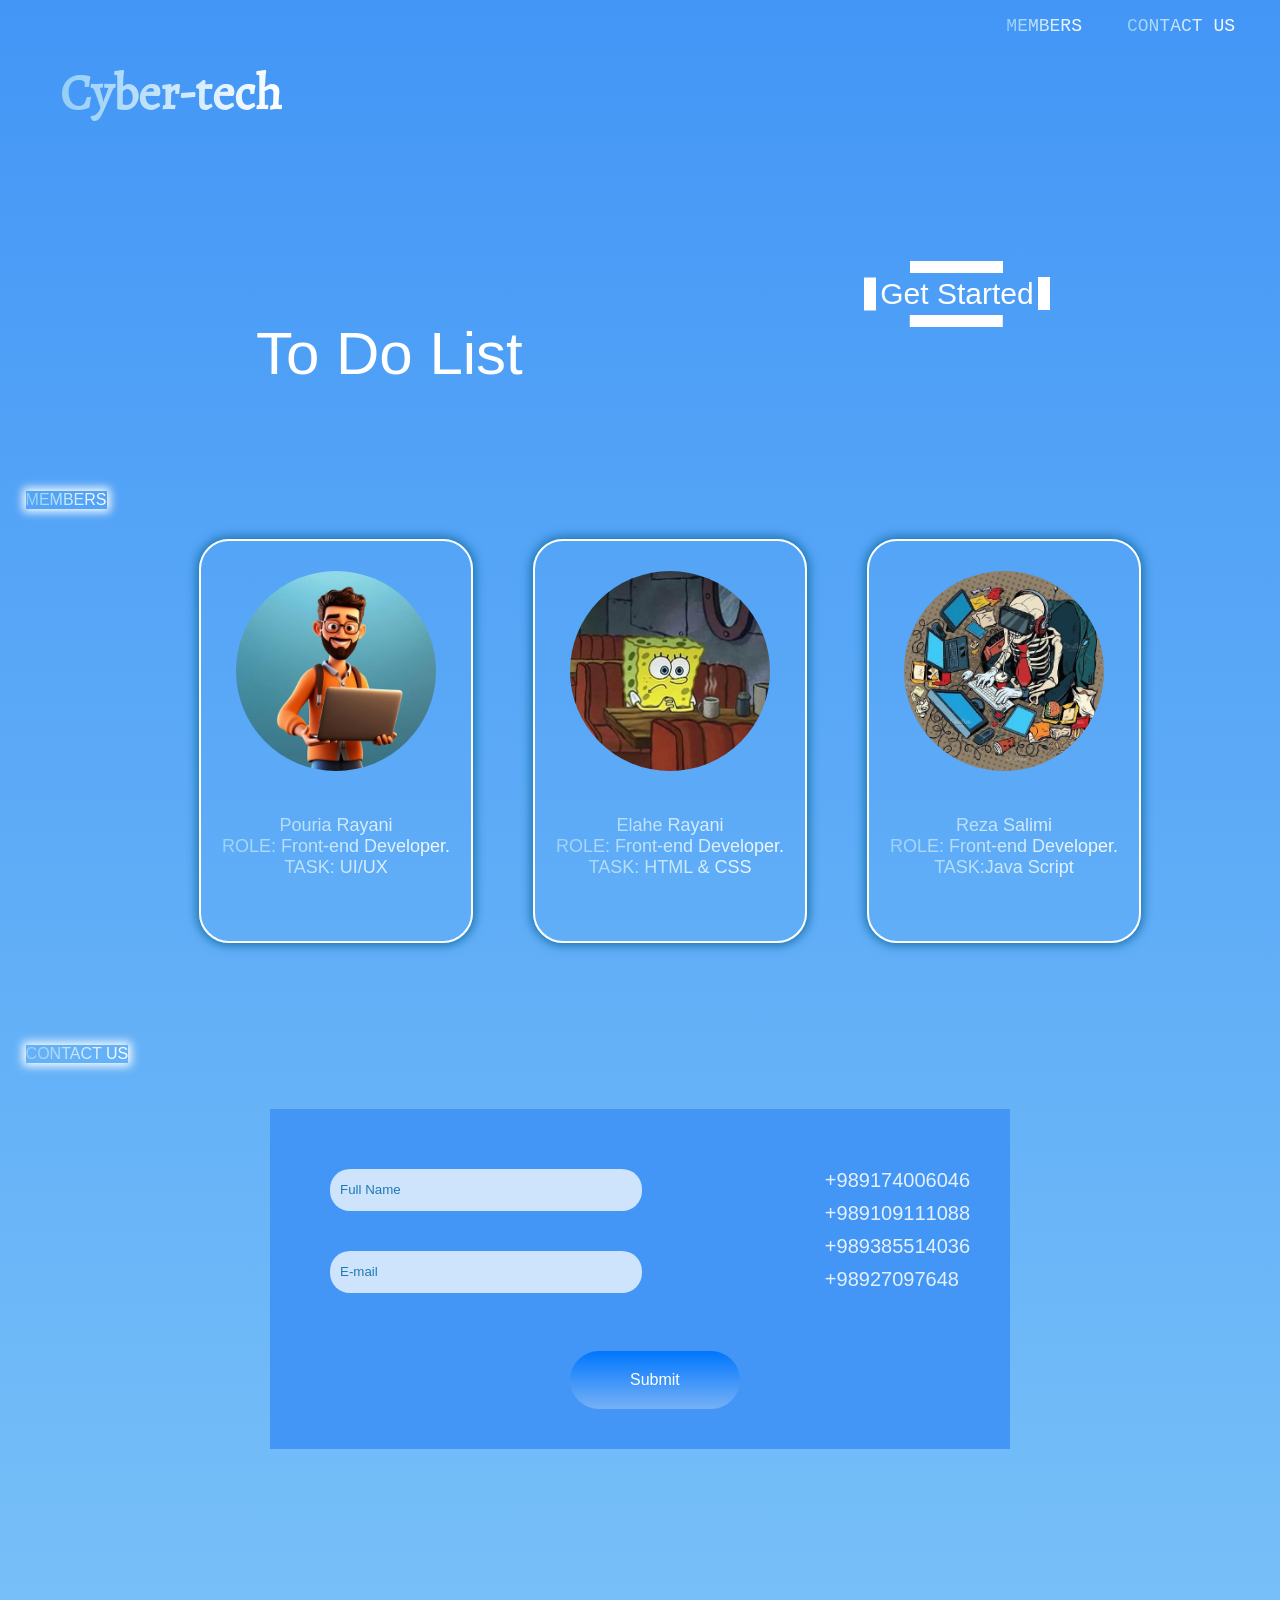
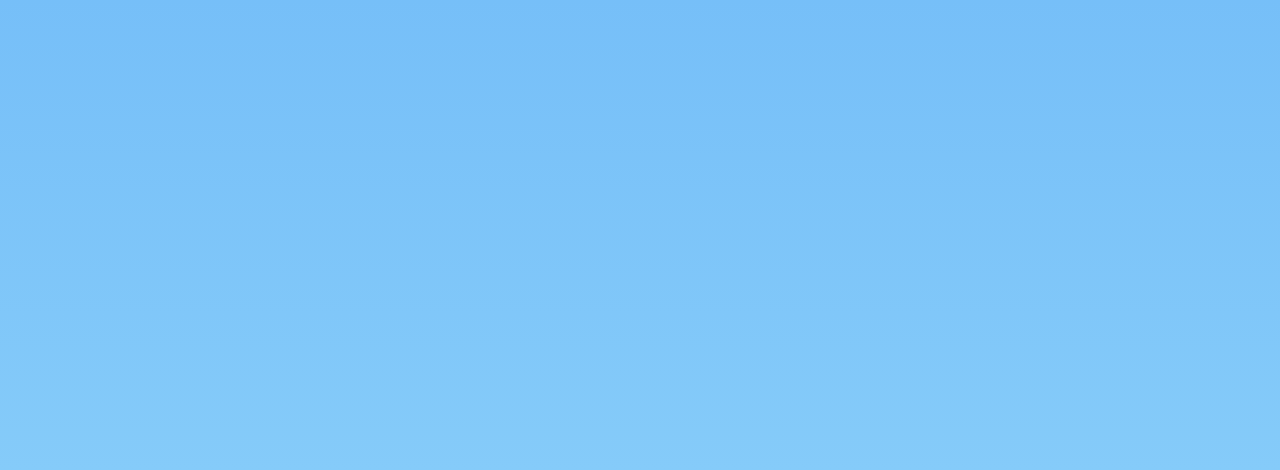
<file: index.html>
<!DOCTYPE html>
<html lang="en">

<head>
  <meta charset="UTF-8" />
  <meta name="viewport" content="width=device-width, initial-scale=1.0" />
</head>

<body>
  <script type="module" src="./assets/js/main.js"></script>
</body>

</html>
</file>
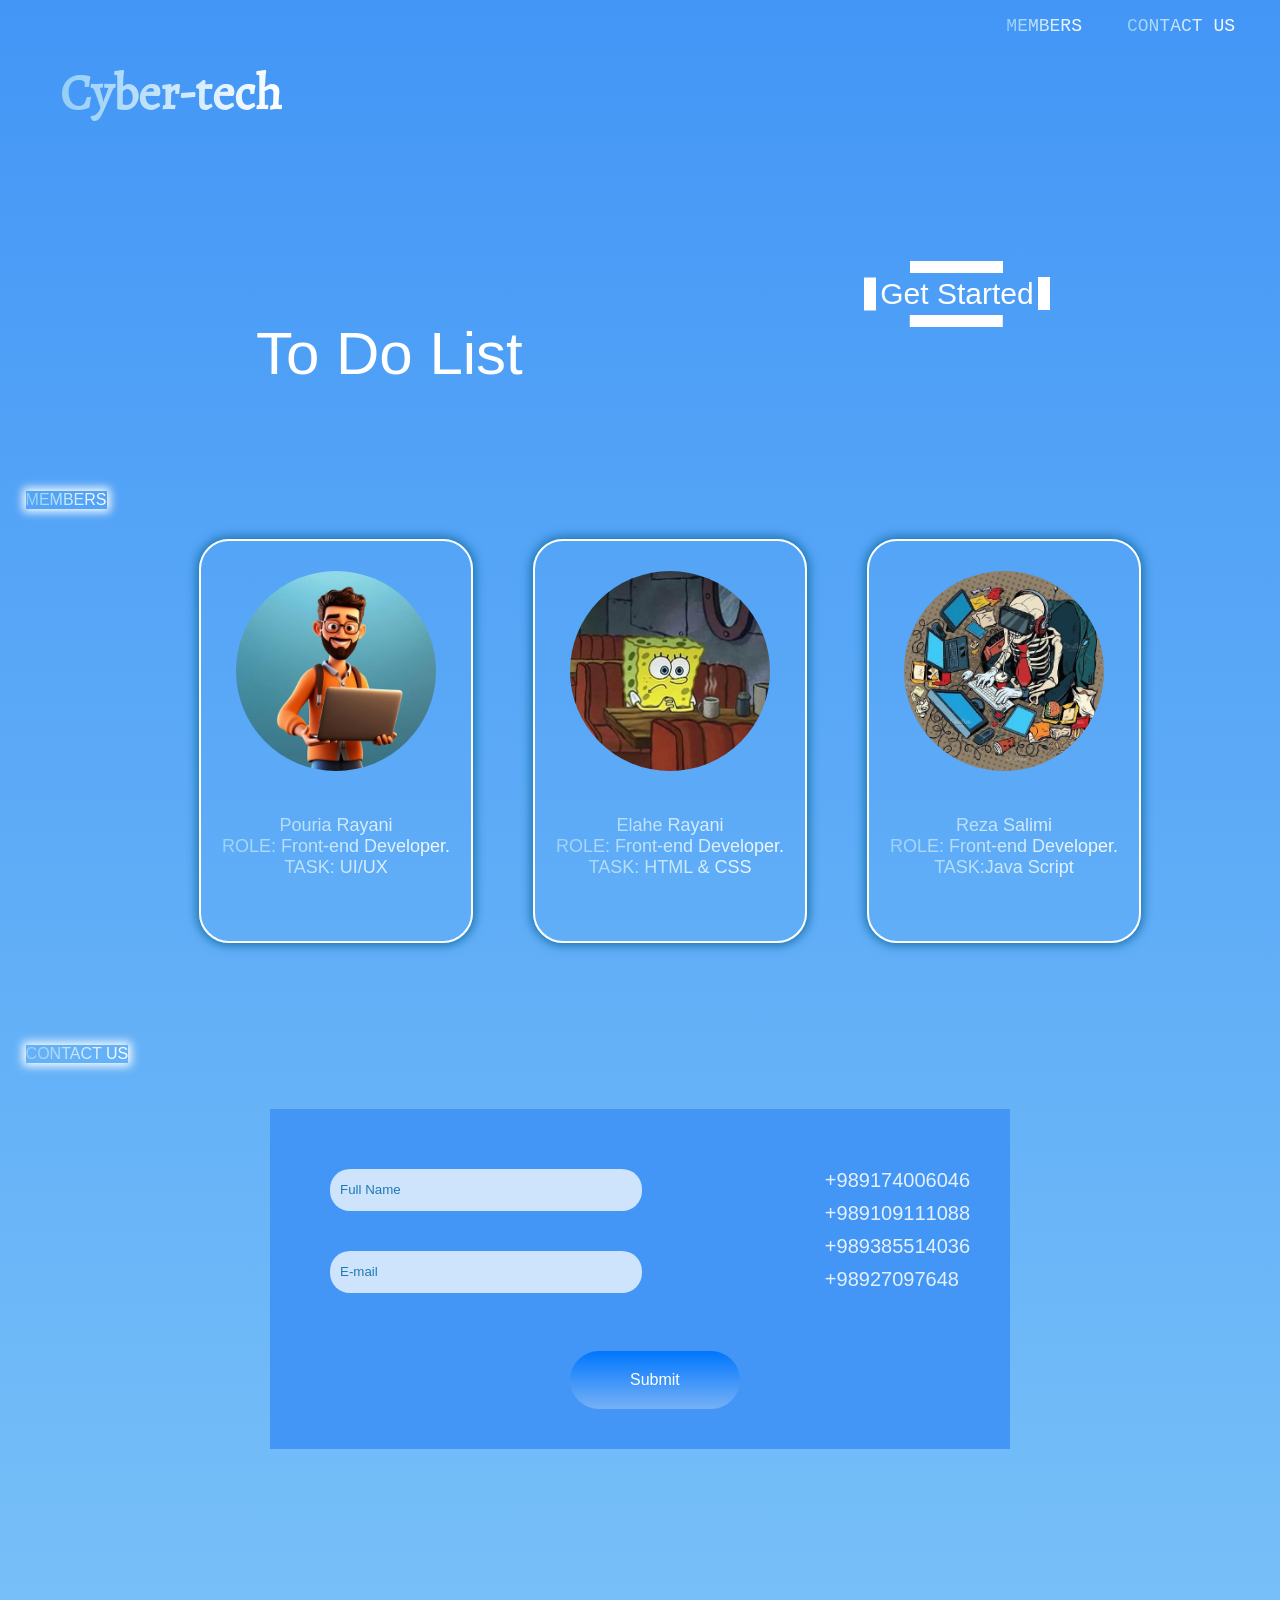
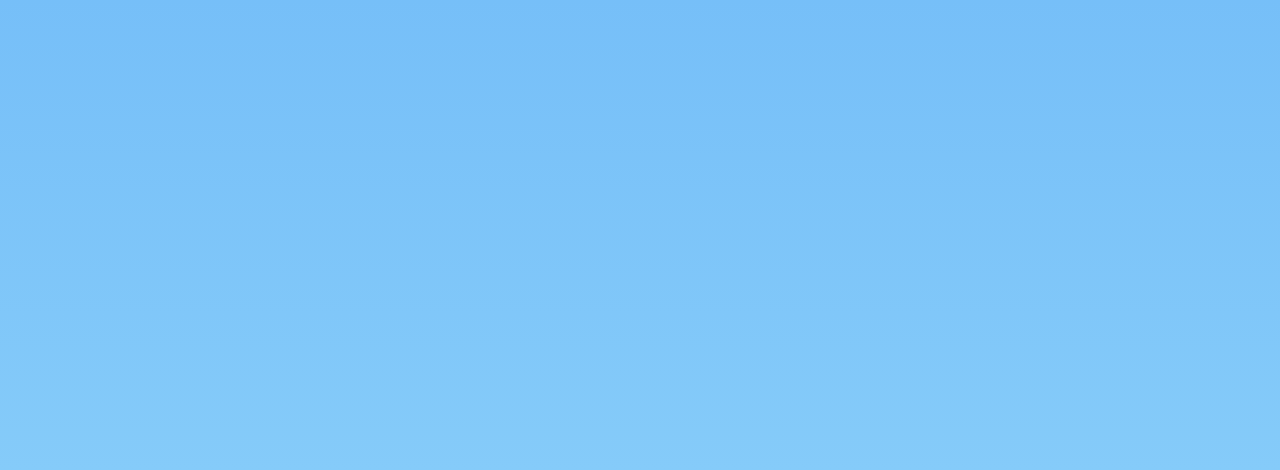
<file: src/index.html>
<!DOCTYPE html>
<html lang="en">

<head>
  <meta charset="UTF-8" />
  <meta name="viewport" content="width=device-width, initial-scale=1.0" />
</head>

<body>
  <script type="module" src="/src/assets/js/main.js"></script>
</body>

</html>
</file>
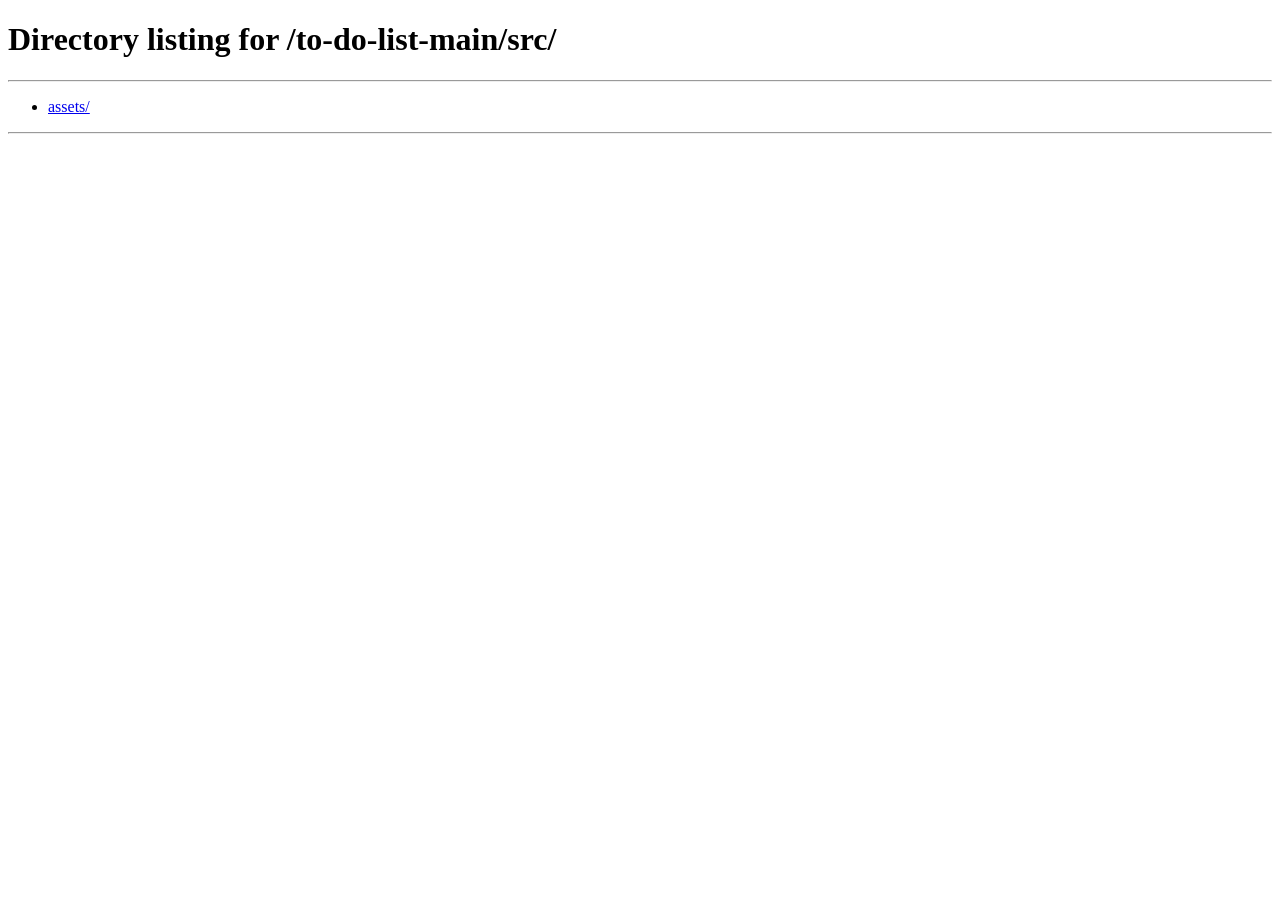
<file: to-do-list-main/index.html>
<!DOCTYPE html>
<html lang="en">
<head>
    <meta charset="UTF-8">
    <meta name="viewport" content="width=device-width, initial-scale=1.0">
    <meta http-equiv="refresh" content="0; url=./src/" />
    <title>Redirect To Application</title>
</head>
<body>
    
</body>
</html>
</file>
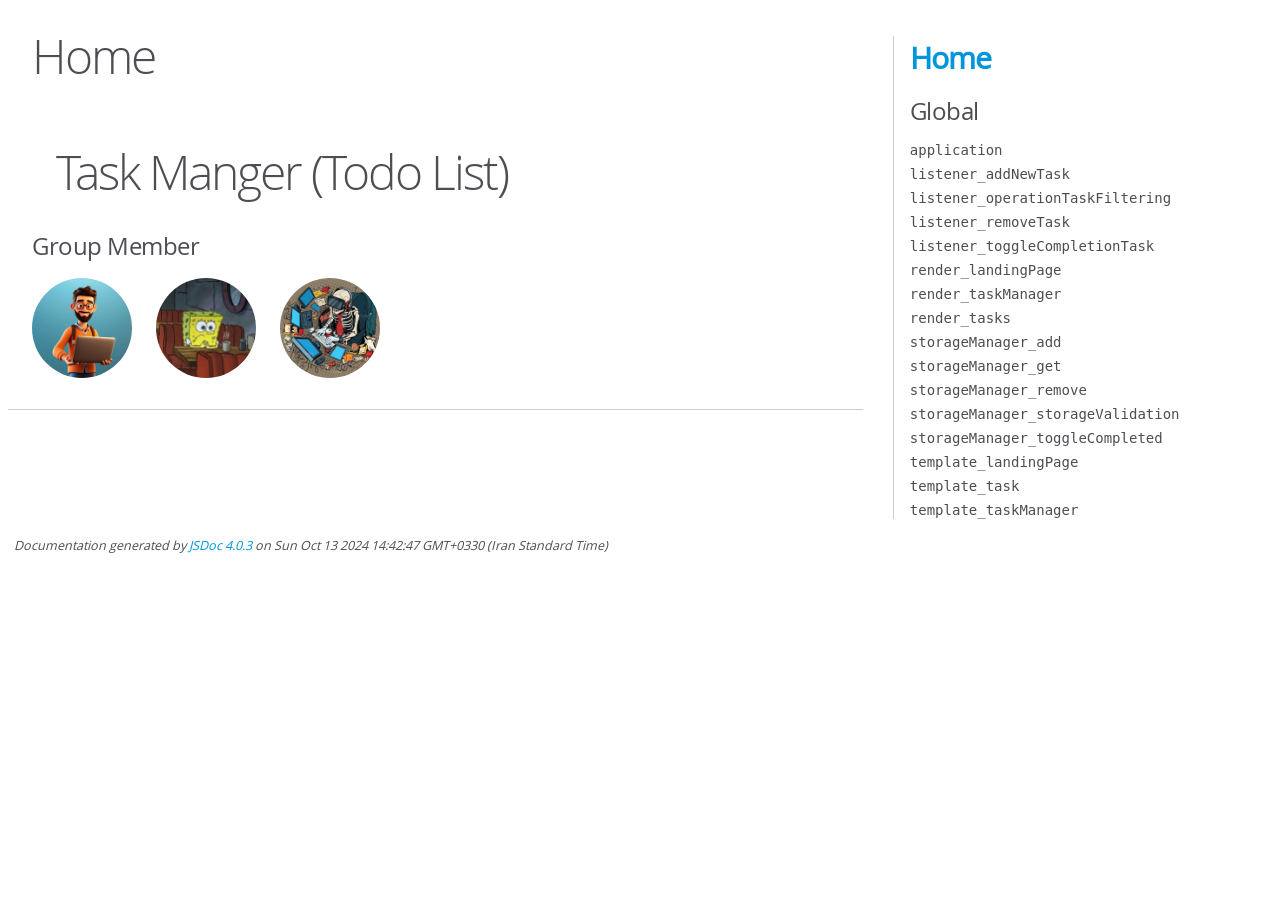
<file: docs/jsdoc/index.html>
<!DOCTYPE html>
<html lang="en">

<head>
    <meta charset="utf-8">
    <title>Home</title>

    <script src="scripts/prettify/prettify.js"> </script>
    <script src="scripts/prettify/lang-css.js"> </script>
    <!--[if lt IE 9]>
      <script src="//html5shiv.googlecode.com/svn/trunk/html5.js"></script>
    <![endif]-->
    <link type="text/css" rel="stylesheet" href="styles/prettify-tomorrow.css">
    <link type="text/css" rel="stylesheet" href="styles/jsdoc-default.css">
</head>

<body>

    <div id="main">

        <h1 class="page-title">Home</h1>








        <h3> </h3>















        <section>
            <article>
                <h1>Task Manger (Todo List)</h1>


                <h3>Group Member</h3>
                <p><img id="Prayani" src="/assets/images/Prayani.jpg" alt="" width="100px"
                        style="border-radius: 50px">     
                    <img id="Erayani" src="/assets/images/Erayani.jpg" alt="" width="100px"
                        style="border-radius: 50px">     
                    <a href="https://github.com/Rezaslm0"><img id="reza" src="/assets/images/reza.jpg" alt=""
                            width="100px" style="border-radius: 50px"></a>     
            </article>






    </div>

    <nav>
        <h2><a href="index.html">Home</a></h2>
        <h3>Global</h3>
        <ul>
            <li><a href="global.html#application">application</a></li>
            <li><a href="global.html#listener_addNewTask">listener_addNewTask</a></li>
            <li><a href="global.html#listener_operationTaskFiltering">listener_operationTaskFiltering</a></li>
            <li><a href="global.html#listener_removeTask">listener_removeTask</a></li>
            <li><a href="global.html#listener_toggleCompletionTask">listener_toggleCompletionTask</a></li>
            <li><a href="global.html#render_landingPage">render_landingPage</a></li>
            <li><a href="global.html#render_taskManager">render_taskManager</a></li>
            <li><a href="global.html#render_tasks">render_tasks</a></li>
            <li><a href="global.html#storageManager_add">storageManager_add</a></li>
            <li><a href="global.html#storageManager_get">storageManager_get</a></li>
            <li><a href="global.html#storageManager_remove">storageManager_remove</a></li>
            <li><a href="global.html#storageManager_storageValidation">storageManager_storageValidation</a></li>
            <li><a href="global.html#storageManager_toggleCompleted">storageManager_toggleCompleted</a></li>
            <li><a href="global.html#template_landingPage">template_landingPage</a></li>
            <li><a href="global.html#template_task">template_task</a></li>
            <li><a href="global.html#template_taskManager">template_taskManager</a></li>
        </ul>
    </nav>

    <br class="clear">

    <footer>
        Documentation generated by <a href="https://github.com/jsdoc/jsdoc">JSDoc 4.0.3</a> on Sun Oct 13 2024 14:42:47
        GMT+0330 (Iran Standard Time)
    </footer>

    <script> prettyPrint(); </script>
    <script src="scripts/linenumber.js"> </script>
</body>

</html>
</file>
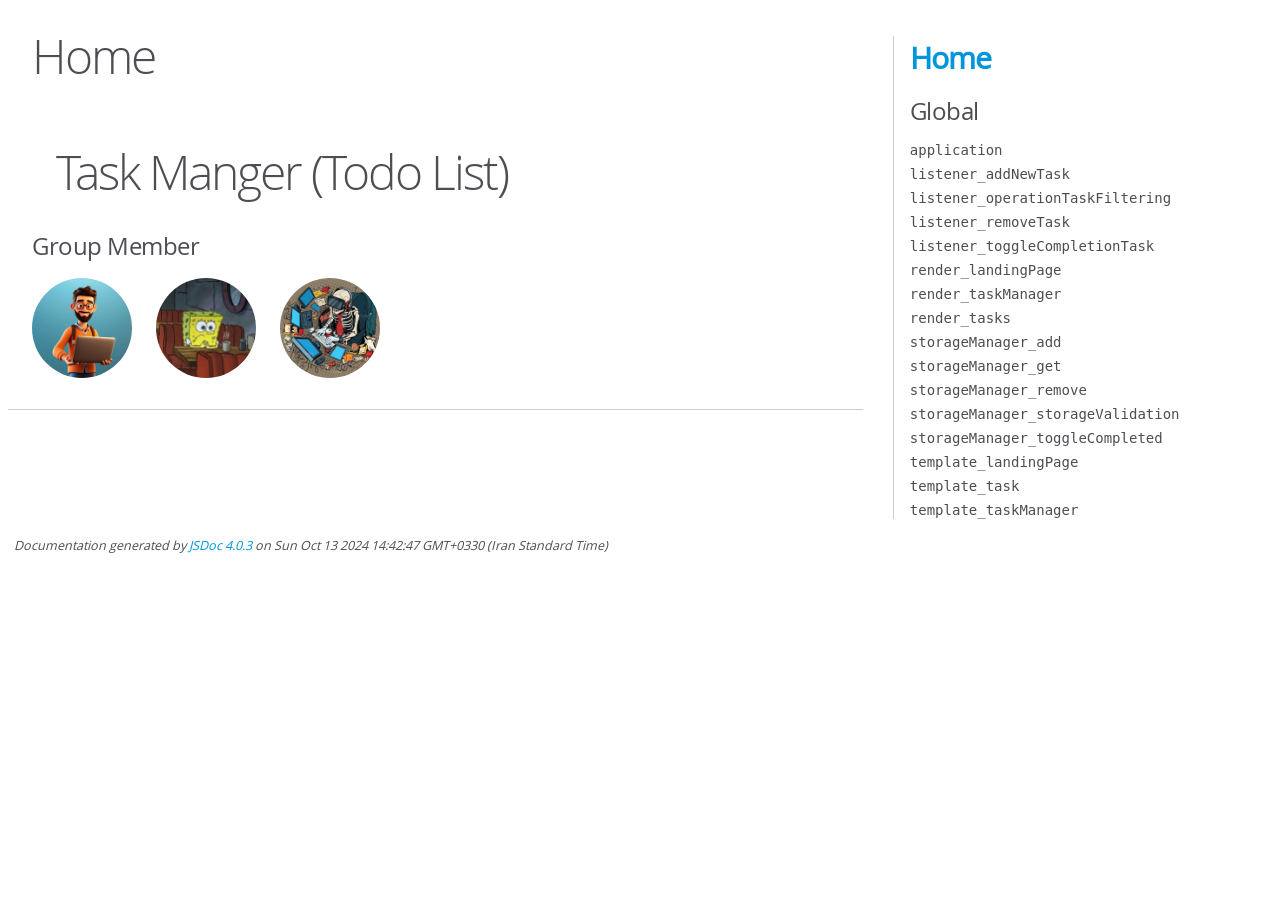
<file: to-do-list-main/docs/jsdoc/index.html>
<!DOCTYPE html>
<html lang="en">

<head>
    <meta charset="utf-8">
    <title>Home</title>

    <script src="scripts/prettify/prettify.js"> </script>
    <script src="scripts/prettify/lang-css.js"> </script>
    <!--[if lt IE 9]>
      <script src="//html5shiv.googlecode.com/svn/trunk/html5.js"></script>
    <![endif]-->
    <link type="text/css" rel="stylesheet" href="styles/prettify-tomorrow.css">
    <link type="text/css" rel="stylesheet" href="styles/jsdoc-default.css">
</head>

<body>

    <div id="main">

        <h1 class="page-title">Home</h1>








        <h3> </h3>















        <section>
            <article>
                <h1>Task Manger (Todo List)</h1>


                <h3>Group Member</h3>
                <p><img id="Prayani" src="/src/assets/images/Prayani.jpg" alt="" width="100px"
                        style="border-radius: 50px">     
                    <img id="Erayani" src="/src/assets/images/Erayani.jpg" alt="" width="100px"
                        style="border-radius: 50px">     
                    <a href="https://github.com/Rezaslm0"><img id="reza" src="/src/assets/images/reza.jpg" alt=""
                            width="100px" style="border-radius: 50px"></a>     
            </article>






    </div>

    <nav>
        <h2><a href="index.html">Home</a></h2>
        <h3>Global</h3>
        <ul>
            <li><a href="global.html#application">application</a></li>
            <li><a href="global.html#listener_addNewTask">listener_addNewTask</a></li>
            <li><a href="global.html#listener_operationTaskFiltering">listener_operationTaskFiltering</a></li>
            <li><a href="global.html#listener_removeTask">listener_removeTask</a></li>
            <li><a href="global.html#listener_toggleCompletionTask">listener_toggleCompletionTask</a></li>
            <li><a href="global.html#render_landingPage">render_landingPage</a></li>
            <li><a href="global.html#render_taskManager">render_taskManager</a></li>
            <li><a href="global.html#render_tasks">render_tasks</a></li>
            <li><a href="global.html#storageManager_add">storageManager_add</a></li>
            <li><a href="global.html#storageManager_get">storageManager_get</a></li>
            <li><a href="global.html#storageManager_remove">storageManager_remove</a></li>
            <li><a href="global.html#storageManager_storageValidation">storageManager_storageValidation</a></li>
            <li><a href="global.html#storageManager_toggleCompleted">storageManager_toggleCompleted</a></li>
            <li><a href="global.html#template_landingPage">template_landingPage</a></li>
            <li><a href="global.html#template_task">template_task</a></li>
            <li><a href="global.html#template_taskManager">template_taskManager</a></li>
        </ul>
    </nav>

    <br class="clear">

    <footer>
        Documentation generated by <a href="https://github.com/jsdoc/jsdoc">JSDoc 4.0.3</a> on Sun Oct 13 2024 14:42:47
        GMT+0330 (Iran Standard Time)
    </footer>

    <script> prettyPrint(); </script>
    <script src="scripts/linenumber.js"> </script>
</body>

</html>
</file>
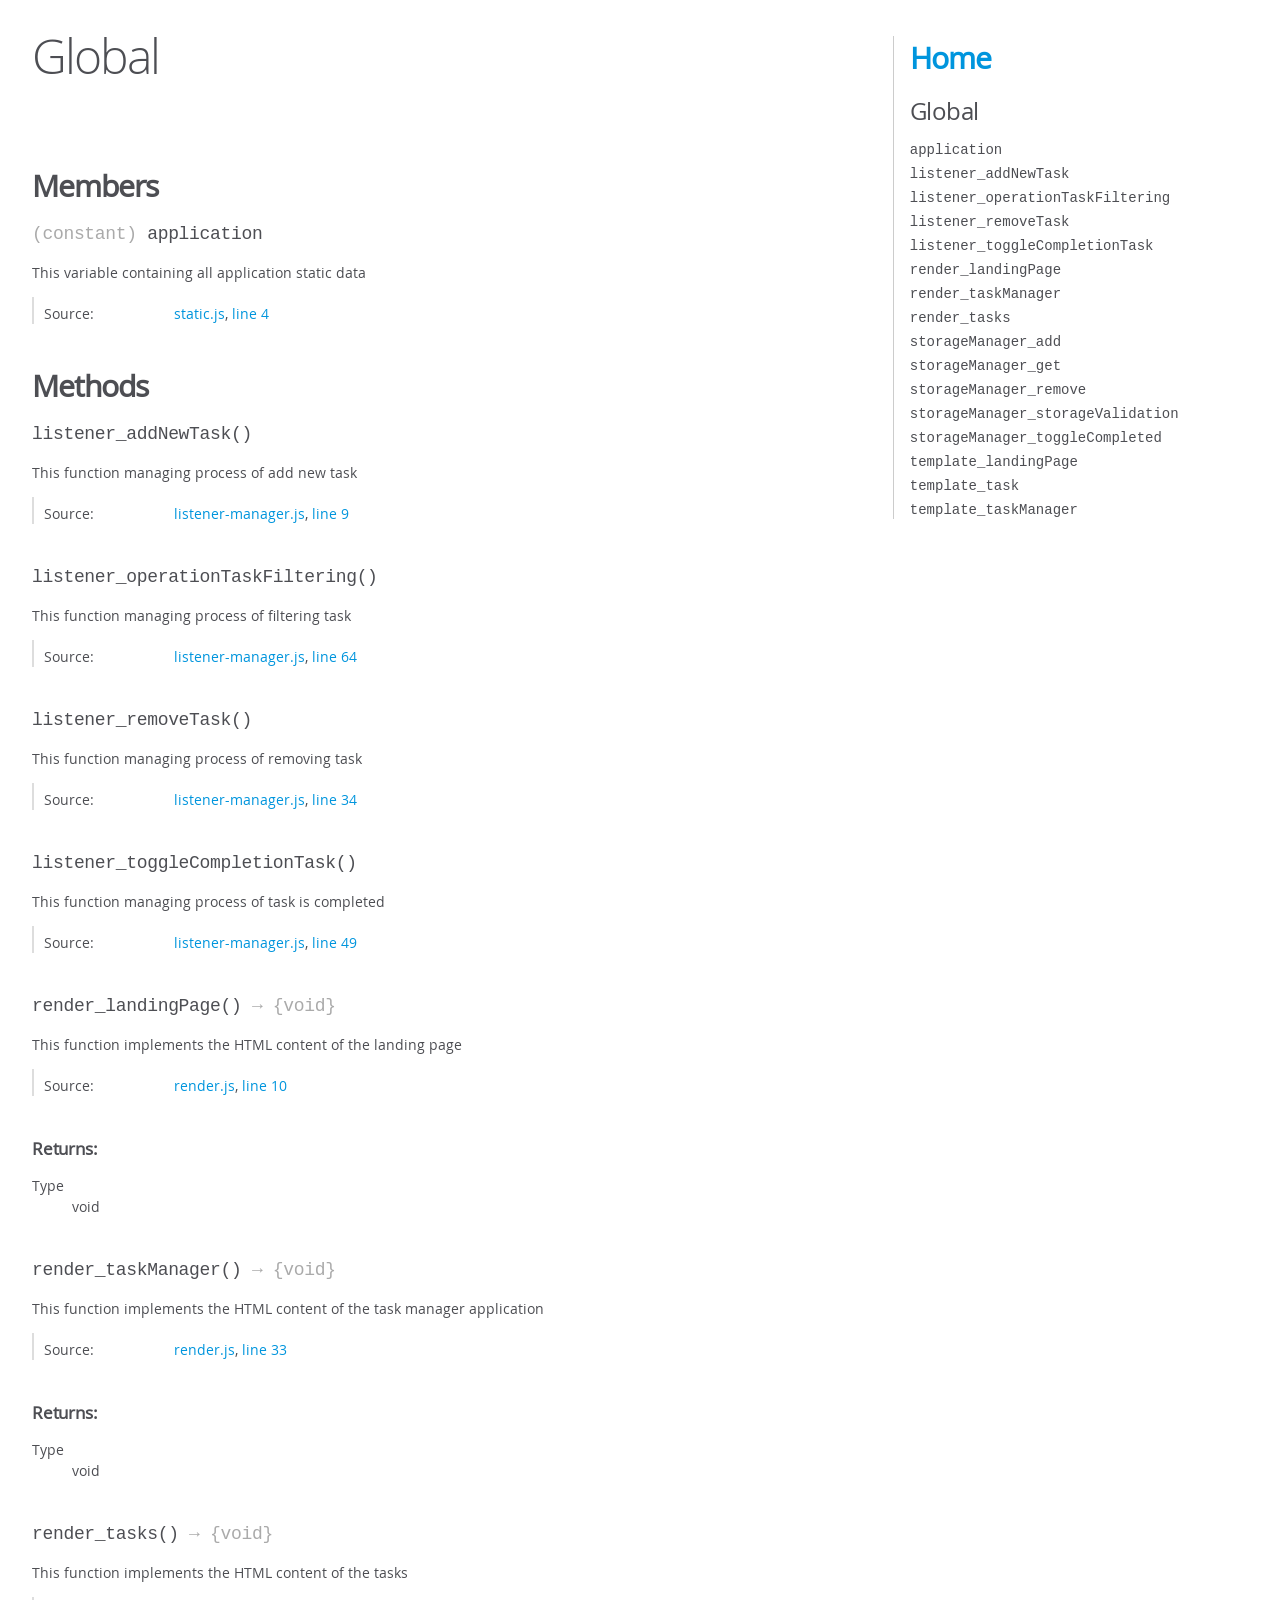
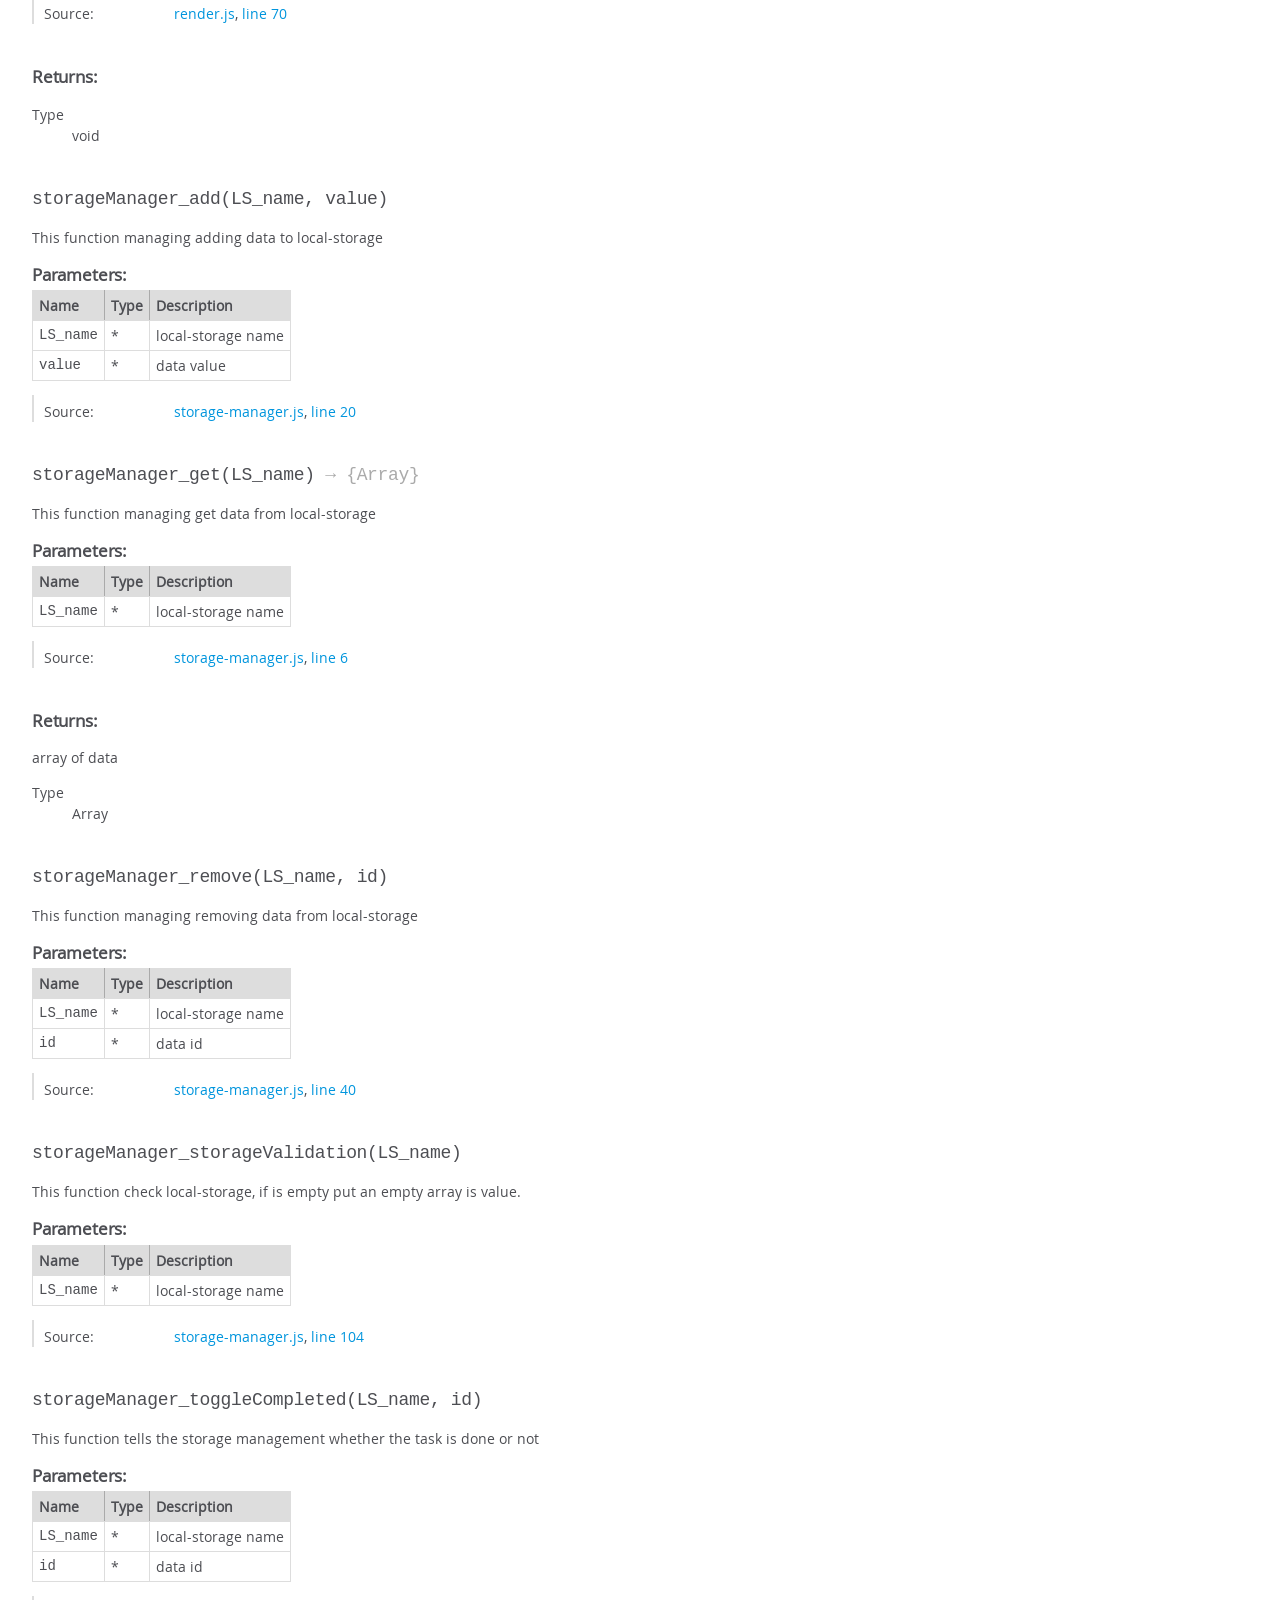
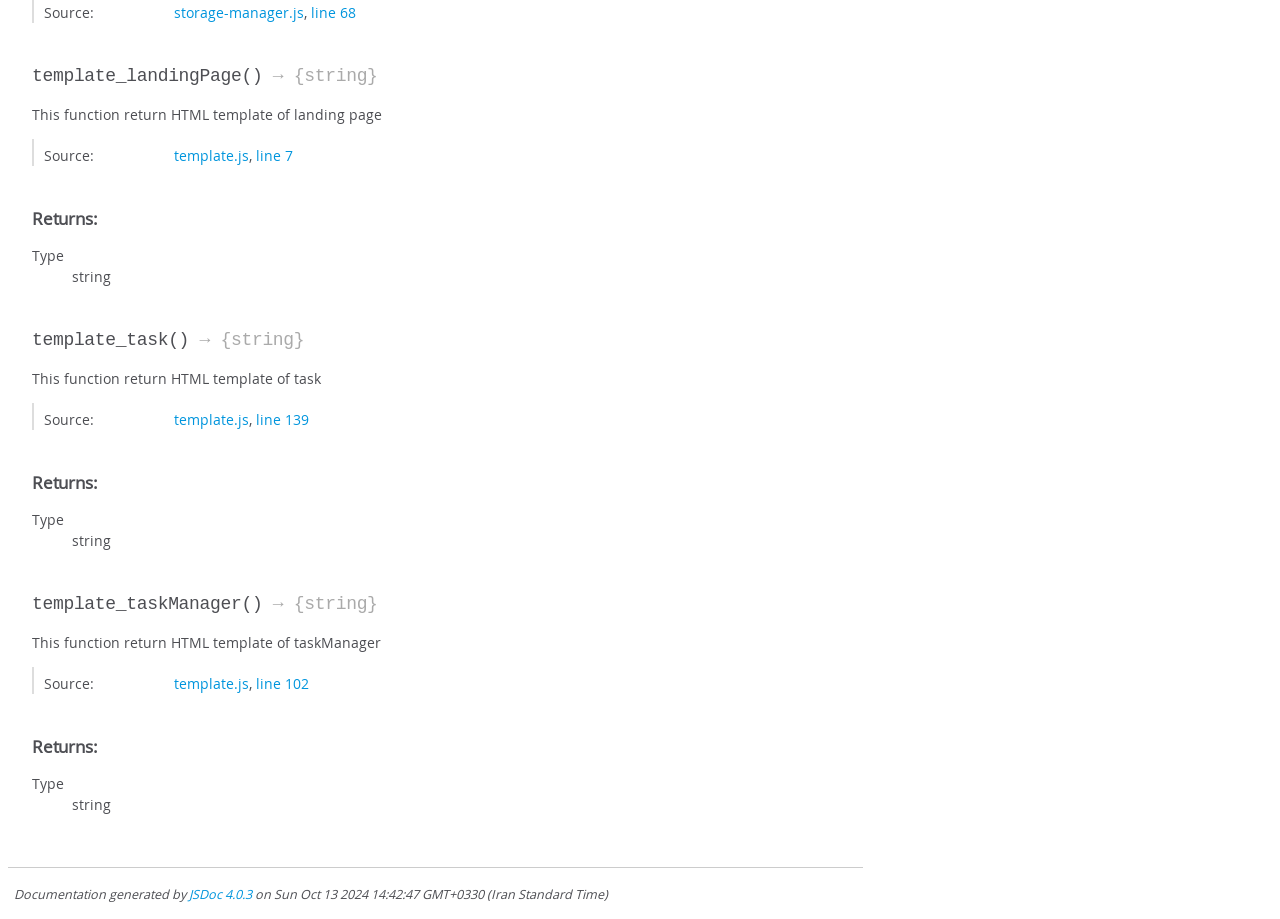
<file: docs/jsdoc/global.html>
<!DOCTYPE html>
<html lang="en">
<head>
    <meta charset="utf-8">
    <title>JSDoc: Global</title>

    <script src="scripts/prettify/prettify.js"> </script>
    <script src="scripts/prettify/lang-css.js"> </script>
    <!--[if lt IE 9]>
      <script src="//html5shiv.googlecode.com/svn/trunk/html5.js"></script>
    <![endif]-->
    <link type="text/css" rel="stylesheet" href="styles/prettify-tomorrow.css">
    <link type="text/css" rel="stylesheet" href="styles/jsdoc-default.css">
</head>

<body>

<div id="main">

    <h1 class="page-title">Global</h1>

    




<section>

<header>
    
        <h2></h2>
        
    
</header>

<article>
    <div class="container-overview">
    
        

        


<dl class="details">

    

    

    

    

    

    

    

    

    

    

    

    

    

    

    

    
</dl>


        
    
    </div>

    

    

    

    

    

    

    
        <h3 class="subsection-title">Members</h3>

        
            
<h4 class="name" id="application"><span class="type-signature">(constant) </span>application<span class="type-signature"></span></h4>




<div class="description">
    <p>This variable containing all application static data</p>
</div>







<dl class="details">

    

    

    

    

    

    

    

    

    

    

    

    

    
    <dt class="tag-source">Source:</dt>
    <dd class="tag-source"><ul class="dummy"><li>
        <a href="static.js.html">static.js</a>, <a href="static.js.html#line4">line 4</a>
    </li></ul></dd>
    

    

    

    
</dl>






        
    

    
        <h3 class="subsection-title">Methods</h3>

        
            

    

    
    <h4 class="name" id="listener_addNewTask"><span class="type-signature"></span>listener_addNewTask<span class="signature">()</span><span class="type-signature"></span></h4>
    

    



<div class="description">
    <p>This function managing process of add new task</p>
</div>













<dl class="details">

    

    

    

    

    

    

    

    

    

    

    

    

    
    <dt class="tag-source">Source:</dt>
    <dd class="tag-source"><ul class="dummy"><li>
        <a href="listener-manager.js.html">listener-manager.js</a>, <a href="listener-manager.js.html#line9">line 9</a>
    </li></ul></dd>
    

    

    

    
</dl>




















        
            

    

    
    <h4 class="name" id="listener_operationTaskFiltering"><span class="type-signature"></span>listener_operationTaskFiltering<span class="signature">()</span><span class="type-signature"></span></h4>
    

    



<div class="description">
    <p>This function managing process of filtering task</p>
</div>













<dl class="details">

    

    

    

    

    

    

    

    

    

    

    

    

    
    <dt class="tag-source">Source:</dt>
    <dd class="tag-source"><ul class="dummy"><li>
        <a href="listener-manager.js.html">listener-manager.js</a>, <a href="listener-manager.js.html#line64">line 64</a>
    </li></ul></dd>
    

    

    

    
</dl>




















        
            

    

    
    <h4 class="name" id="listener_removeTask"><span class="type-signature"></span>listener_removeTask<span class="signature">()</span><span class="type-signature"></span></h4>
    

    



<div class="description">
    <p>This function managing process of removing task</p>
</div>













<dl class="details">

    

    

    

    

    

    

    

    

    

    

    

    

    
    <dt class="tag-source">Source:</dt>
    <dd class="tag-source"><ul class="dummy"><li>
        <a href="listener-manager.js.html">listener-manager.js</a>, <a href="listener-manager.js.html#line34">line 34</a>
    </li></ul></dd>
    

    

    

    
</dl>




















        
            

    

    
    <h4 class="name" id="listener_toggleCompletionTask"><span class="type-signature"></span>listener_toggleCompletionTask<span class="signature">()</span><span class="type-signature"></span></h4>
    

    



<div class="description">
    <p>This function managing process of task is completed</p>
</div>













<dl class="details">

    

    

    

    

    

    

    

    

    

    

    

    

    
    <dt class="tag-source">Source:</dt>
    <dd class="tag-source"><ul class="dummy"><li>
        <a href="listener-manager.js.html">listener-manager.js</a>, <a href="listener-manager.js.html#line49">line 49</a>
    </li></ul></dd>
    

    

    

    
</dl>




















        
            

    

    
    <h4 class="name" id="render_landingPage"><span class="type-signature"></span>render_landingPage<span class="signature">()</span><span class="type-signature"> &rarr; {void}</span></h4>
    

    



<div class="description">
    <p>This function implements the HTML content of the landing page</p>
</div>













<dl class="details">

    

    

    

    

    

    

    

    

    

    

    

    

    
    <dt class="tag-source">Source:</dt>
    <dd class="tag-source"><ul class="dummy"><li>
        <a href="render.js.html">render.js</a>, <a href="render.js.html#line10">line 10</a>
    </li></ul></dd>
    

    

    

    
</dl>















<h5>Returns:</h5>

        


<dl>
    <dt>
        Type
    </dt>
    <dd>
        
<span class="param-type">void</span>


    </dd>
</dl>

    





        
            

    

    
    <h4 class="name" id="render_taskManager"><span class="type-signature"></span>render_taskManager<span class="signature">()</span><span class="type-signature"> &rarr; {void}</span></h4>
    

    



<div class="description">
    <p>This function implements the HTML content of the task manager application</p>
</div>













<dl class="details">

    

    

    

    

    

    

    

    

    

    

    

    

    
    <dt class="tag-source">Source:</dt>
    <dd class="tag-source"><ul class="dummy"><li>
        <a href="render.js.html">render.js</a>, <a href="render.js.html#line33">line 33</a>
    </li></ul></dd>
    

    

    

    
</dl>















<h5>Returns:</h5>

        


<dl>
    <dt>
        Type
    </dt>
    <dd>
        
<span class="param-type">void</span>


    </dd>
</dl>

    





        
            

    

    
    <h4 class="name" id="render_tasks"><span class="type-signature"></span>render_tasks<span class="signature">()</span><span class="type-signature"> &rarr; {void}</span></h4>
    

    



<div class="description">
    <p>This function implements the HTML content of the tasks</p>
</div>













<dl class="details">

    

    

    

    

    

    

    

    

    

    

    

    

    
    <dt class="tag-source">Source:</dt>
    <dd class="tag-source"><ul class="dummy"><li>
        <a href="render.js.html">render.js</a>, <a href="render.js.html#line70">line 70</a>
    </li></ul></dd>
    

    

    

    
</dl>















<h5>Returns:</h5>

        


<dl>
    <dt>
        Type
    </dt>
    <dd>
        
<span class="param-type">void</span>


    </dd>
</dl>

    





        
            

    

    
    <h4 class="name" id="storageManager_add"><span class="type-signature"></span>storageManager_add<span class="signature">(LS_name, value)</span><span class="type-signature"></span></h4>
    

    



<div class="description">
    <p>This function managing adding data to local-storage</p>
</div>









    <h5>Parameters:</h5>
    

<table class="params">
    <thead>
    <tr>
        
        <th>Name</th>
        

        <th>Type</th>

        

        

        <th class="last">Description</th>
    </tr>
    </thead>

    <tbody>
    

        <tr>
            
                <td class="name"><code>LS_name</code></td>
            

            <td class="type">
            
                
<span class="param-type">*</span>


            
            </td>

            

            

            <td class="description last"><p>local-storage name</p></td>
        </tr>

    

        <tr>
            
                <td class="name"><code>value</code></td>
            

            <td class="type">
            
                
<span class="param-type">*</span>


            
            </td>

            

            

            <td class="description last"><p>data value</p></td>
        </tr>

    
    </tbody>
</table>






<dl class="details">

    

    

    

    

    

    

    

    

    

    

    

    

    
    <dt class="tag-source">Source:</dt>
    <dd class="tag-source"><ul class="dummy"><li>
        <a href="storage-manager.js.html">storage-manager.js</a>, <a href="storage-manager.js.html#line20">line 20</a>
    </li></ul></dd>
    

    

    

    
</dl>




















        
            

    

    
    <h4 class="name" id="storageManager_get"><span class="type-signature"></span>storageManager_get<span class="signature">(LS_name)</span><span class="type-signature"> &rarr; {Array}</span></h4>
    

    



<div class="description">
    <p>This function managing get data from local-storage</p>
</div>









    <h5>Parameters:</h5>
    

<table class="params">
    <thead>
    <tr>
        
        <th>Name</th>
        

        <th>Type</th>

        

        

        <th class="last">Description</th>
    </tr>
    </thead>

    <tbody>
    

        <tr>
            
                <td class="name"><code>LS_name</code></td>
            

            <td class="type">
            
                
<span class="param-type">*</span>


            
            </td>

            

            

            <td class="description last"><p>local-storage name</p></td>
        </tr>

    
    </tbody>
</table>






<dl class="details">

    

    

    

    

    

    

    

    

    

    

    

    

    
    <dt class="tag-source">Source:</dt>
    <dd class="tag-source"><ul class="dummy"><li>
        <a href="storage-manager.js.html">storage-manager.js</a>, <a href="storage-manager.js.html#line6">line 6</a>
    </li></ul></dd>
    

    

    

    
</dl>















<h5>Returns:</h5>

        
<div class="param-desc">
    <p>array of data</p>
</div>



<dl>
    <dt>
        Type
    </dt>
    <dd>
        
<span class="param-type">Array</span>


    </dd>
</dl>

    





        
            

    

    
    <h4 class="name" id="storageManager_remove"><span class="type-signature"></span>storageManager_remove<span class="signature">(LS_name, id)</span><span class="type-signature"></span></h4>
    

    



<div class="description">
    <p>This function managing removing data from local-storage</p>
</div>









    <h5>Parameters:</h5>
    

<table class="params">
    <thead>
    <tr>
        
        <th>Name</th>
        

        <th>Type</th>

        

        

        <th class="last">Description</th>
    </tr>
    </thead>

    <tbody>
    

        <tr>
            
                <td class="name"><code>LS_name</code></td>
            

            <td class="type">
            
                
<span class="param-type">*</span>


            
            </td>

            

            

            <td class="description last"><p>local-storage name</p></td>
        </tr>

    

        <tr>
            
                <td class="name"><code>id</code></td>
            

            <td class="type">
            
                
<span class="param-type">*</span>


            
            </td>

            

            

            <td class="description last"><p>data id</p></td>
        </tr>

    
    </tbody>
</table>






<dl class="details">

    

    

    

    

    

    

    

    

    

    

    

    

    
    <dt class="tag-source">Source:</dt>
    <dd class="tag-source"><ul class="dummy"><li>
        <a href="storage-manager.js.html">storage-manager.js</a>, <a href="storage-manager.js.html#line40">line 40</a>
    </li></ul></dd>
    

    

    

    
</dl>




















        
            

    

    
    <h4 class="name" id="storageManager_storageValidation"><span class="type-signature"></span>storageManager_storageValidation<span class="signature">(LS_name)</span><span class="type-signature"></span></h4>
    

    



<div class="description">
    <p>This function check local-storage, if is empty put an empty array is value.</p>
</div>









    <h5>Parameters:</h5>
    

<table class="params">
    <thead>
    <tr>
        
        <th>Name</th>
        

        <th>Type</th>

        

        

        <th class="last">Description</th>
    </tr>
    </thead>

    <tbody>
    

        <tr>
            
                <td class="name"><code>LS_name</code></td>
            

            <td class="type">
            
                
<span class="param-type">*</span>


            
            </td>

            

            

            <td class="description last"><p>local-storage name</p></td>
        </tr>

    
    </tbody>
</table>






<dl class="details">

    

    

    

    

    

    

    

    

    

    

    

    

    
    <dt class="tag-source">Source:</dt>
    <dd class="tag-source"><ul class="dummy"><li>
        <a href="storage-manager.js.html">storage-manager.js</a>, <a href="storage-manager.js.html#line104">line 104</a>
    </li></ul></dd>
    

    

    

    
</dl>




















        
            

    

    
    <h4 class="name" id="storageManager_toggleCompleted"><span class="type-signature"></span>storageManager_toggleCompleted<span class="signature">(LS_name, id)</span><span class="type-signature"></span></h4>
    

    



<div class="description">
    <p>This function tells the storage management whether the task is done or not</p>
</div>









    <h5>Parameters:</h5>
    

<table class="params">
    <thead>
    <tr>
        
        <th>Name</th>
        

        <th>Type</th>

        

        

        <th class="last">Description</th>
    </tr>
    </thead>

    <tbody>
    

        <tr>
            
                <td class="name"><code>LS_name</code></td>
            

            <td class="type">
            
                
<span class="param-type">*</span>


            
            </td>

            

            

            <td class="description last"><p>local-storage name</p></td>
        </tr>

    

        <tr>
            
                <td class="name"><code>id</code></td>
            

            <td class="type">
            
                
<span class="param-type">*</span>


            
            </td>

            

            

            <td class="description last"><p>data id</p></td>
        </tr>

    
    </tbody>
</table>






<dl class="details">

    

    

    

    

    

    

    

    

    

    

    

    

    
    <dt class="tag-source">Source:</dt>
    <dd class="tag-source"><ul class="dummy"><li>
        <a href="storage-manager.js.html">storage-manager.js</a>, <a href="storage-manager.js.html#line68">line 68</a>
    </li></ul></dd>
    

    

    

    
</dl>




















        
            

    

    
    <h4 class="name" id="template_landingPage"><span class="type-signature"></span>template_landingPage<span class="signature">()</span><span class="type-signature"> &rarr; {string}</span></h4>
    

    



<div class="description">
    <p>This function return HTML template of landing page</p>
</div>













<dl class="details">

    

    

    

    

    

    

    

    

    

    

    

    

    
    <dt class="tag-source">Source:</dt>
    <dd class="tag-source"><ul class="dummy"><li>
        <a href="template.js.html">template.js</a>, <a href="template.js.html#line7">line 7</a>
    </li></ul></dd>
    

    

    

    
</dl>















<h5>Returns:</h5>

        


<dl>
    <dt>
        Type
    </dt>
    <dd>
        
<span class="param-type">string</span>


    </dd>
</dl>

    





        
            

    

    
    <h4 class="name" id="template_task"><span class="type-signature"></span>template_task<span class="signature">()</span><span class="type-signature"> &rarr; {string}</span></h4>
    

    



<div class="description">
    <p>This function return HTML template of task</p>
</div>













<dl class="details">

    

    

    

    

    

    

    

    

    

    

    

    

    
    <dt class="tag-source">Source:</dt>
    <dd class="tag-source"><ul class="dummy"><li>
        <a href="template.js.html">template.js</a>, <a href="template.js.html#line139">line 139</a>
    </li></ul></dd>
    

    

    

    
</dl>















<h5>Returns:</h5>

        


<dl>
    <dt>
        Type
    </dt>
    <dd>
        
<span class="param-type">string</span>


    </dd>
</dl>

    





        
            

    

    
    <h4 class="name" id="template_taskManager"><span class="type-signature"></span>template_taskManager<span class="signature">()</span><span class="type-signature"> &rarr; {string}</span></h4>
    

    



<div class="description">
    <p>This function return HTML template of taskManager</p>
</div>













<dl class="details">

    

    

    

    

    

    

    

    

    

    

    

    

    
    <dt class="tag-source">Source:</dt>
    <dd class="tag-source"><ul class="dummy"><li>
        <a href="template.js.html">template.js</a>, <a href="template.js.html#line102">line 102</a>
    </li></ul></dd>
    

    

    

    
</dl>















<h5>Returns:</h5>

        


<dl>
    <dt>
        Type
    </dt>
    <dd>
        
<span class="param-type">string</span>


    </dd>
</dl>

    





        
    

    

    
</article>

</section>




</div>

<nav>
    <h2><a href="index.html">Home</a></h2><h3>Global</h3><ul><li><a href="global.html#application">application</a></li><li><a href="global.html#listener_addNewTask">listener_addNewTask</a></li><li><a href="global.html#listener_operationTaskFiltering">listener_operationTaskFiltering</a></li><li><a href="global.html#listener_removeTask">listener_removeTask</a></li><li><a href="global.html#listener_toggleCompletionTask">listener_toggleCompletionTask</a></li><li><a href="global.html#render_landingPage">render_landingPage</a></li><li><a href="global.html#render_taskManager">render_taskManager</a></li><li><a href="global.html#render_tasks">render_tasks</a></li><li><a href="global.html#storageManager_add">storageManager_add</a></li><li><a href="global.html#storageManager_get">storageManager_get</a></li><li><a href="global.html#storageManager_remove">storageManager_remove</a></li><li><a href="global.html#storageManager_storageValidation">storageManager_storageValidation</a></li><li><a href="global.html#storageManager_toggleCompleted">storageManager_toggleCompleted</a></li><li><a href="global.html#template_landingPage">template_landingPage</a></li><li><a href="global.html#template_task">template_task</a></li><li><a href="global.html#template_taskManager">template_taskManager</a></li></ul>
</nav>

<br class="clear">

<footer>
    Documentation generated by <a href="https://github.com/jsdoc/jsdoc">JSDoc 4.0.3</a> on Sun Oct 13 2024 14:42:47 GMT+0330 (Iran Standard Time)
</footer>

<script> prettyPrint(); </script>
<script src="scripts/linenumber.js"> </script>
</body>
</html>
</file>
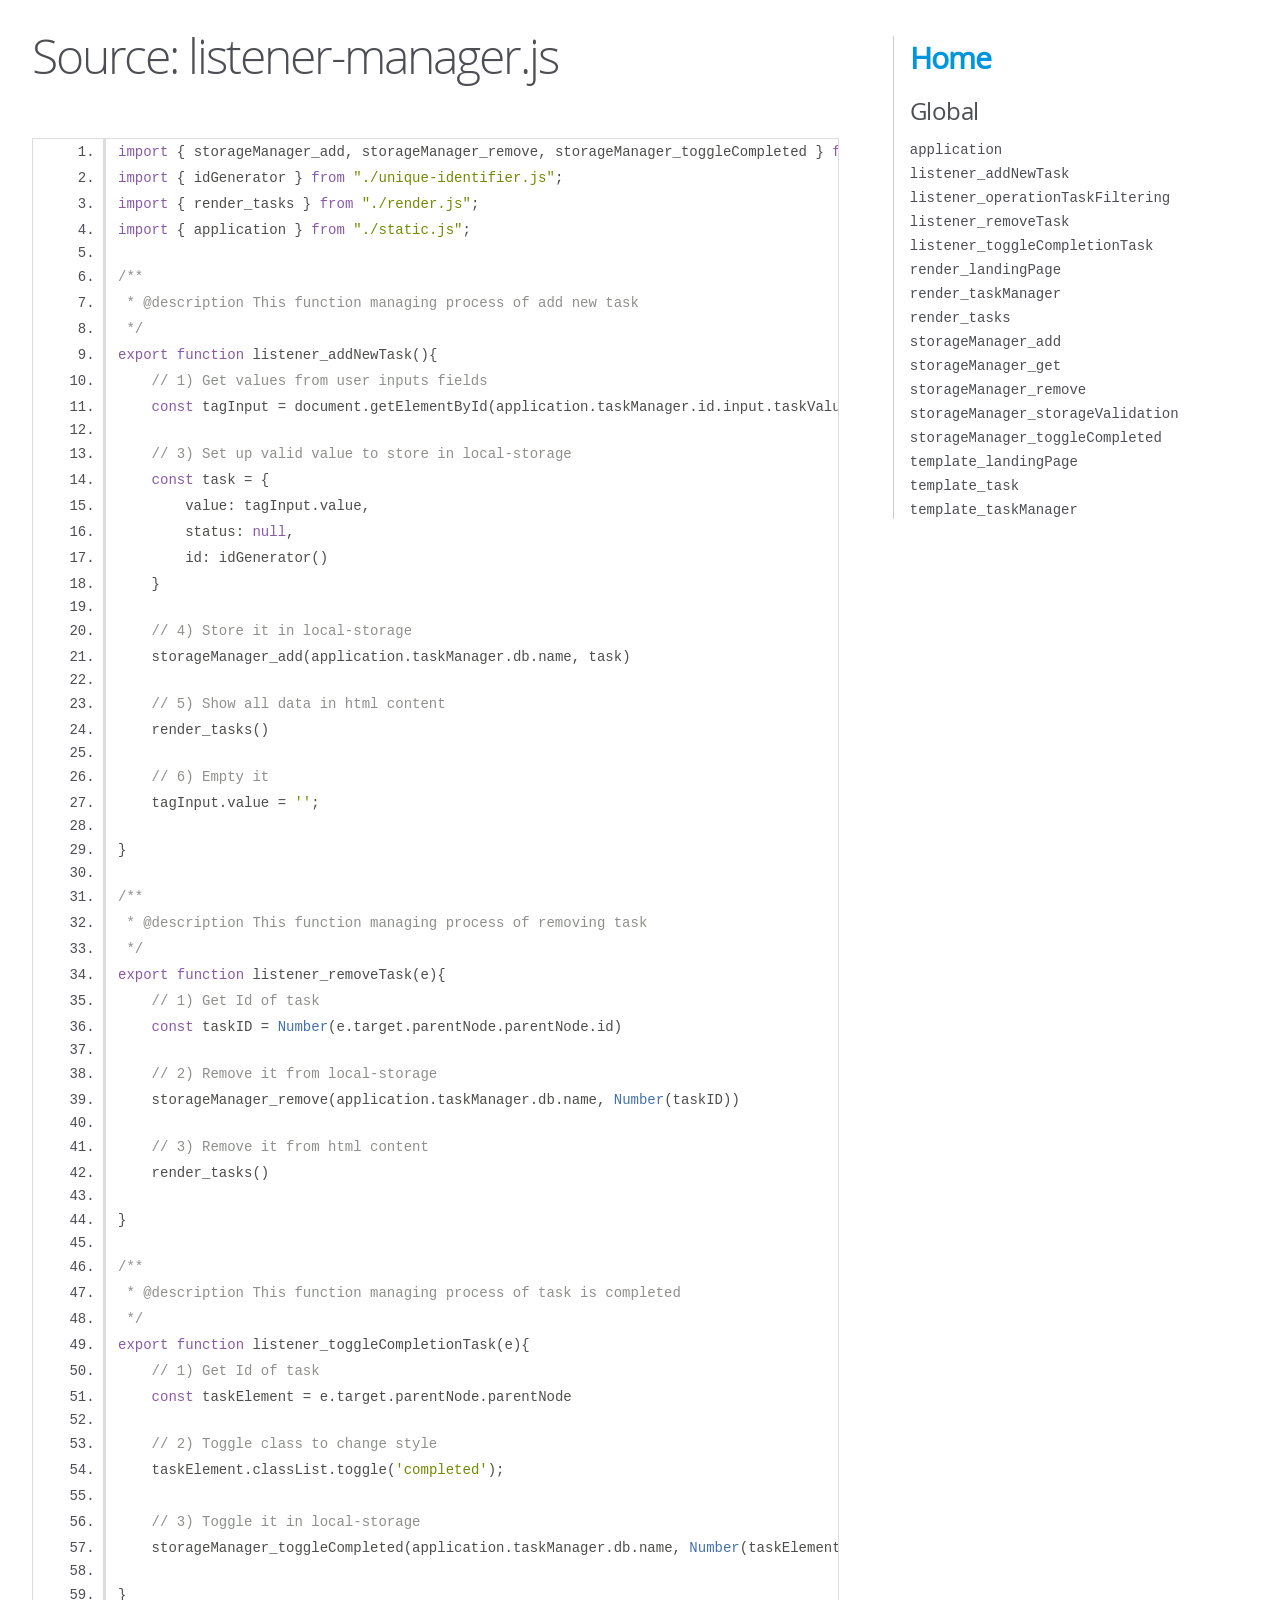
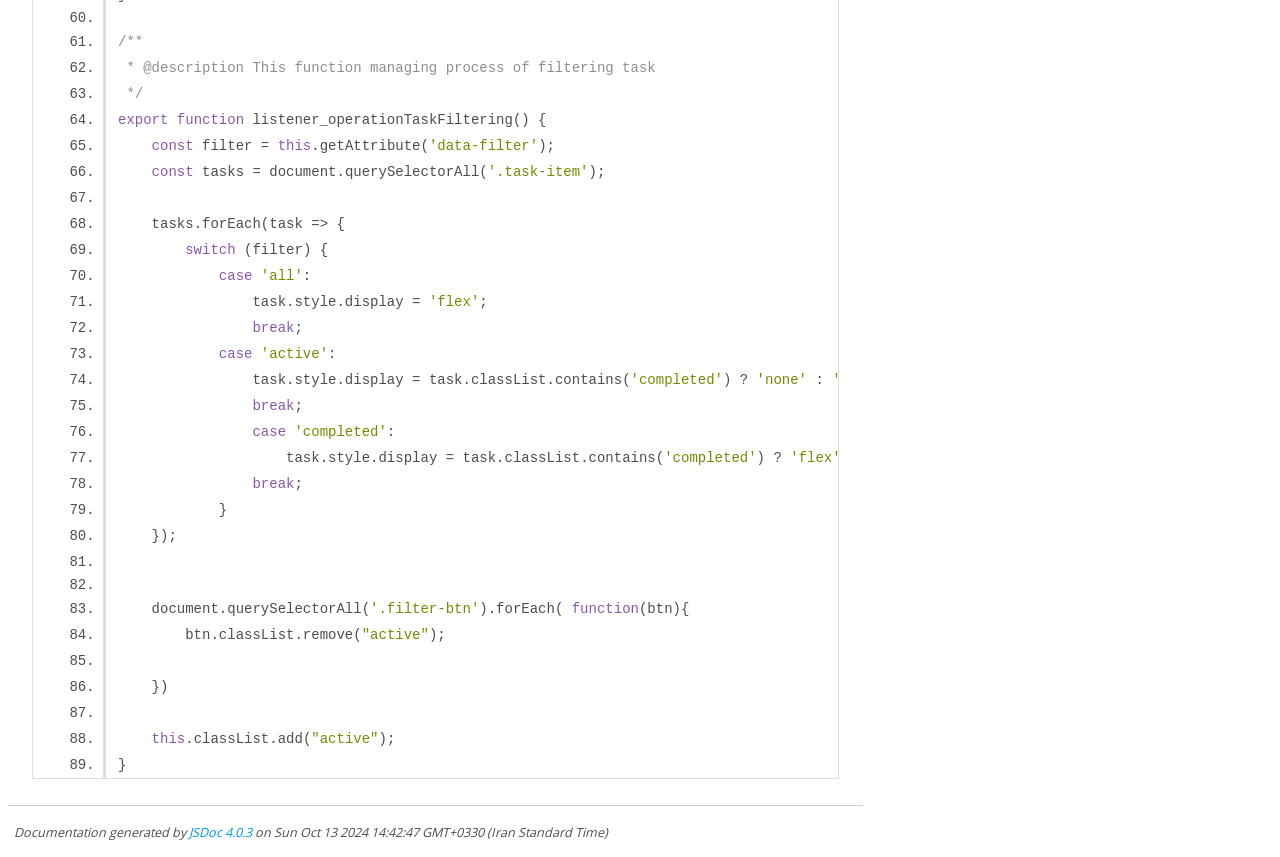
<file: docs/jsdoc/listener-manager.js.html>
<!DOCTYPE html>
<html lang="en">
<head>
    <meta charset="utf-8">
    <title>JSDoc: Source: listener-manager.js</title>

    <script src="scripts/prettify/prettify.js"> </script>
    <script src="scripts/prettify/lang-css.js"> </script>
    <!--[if lt IE 9]>
      <script src="//html5shiv.googlecode.com/svn/trunk/html5.js"></script>
    <![endif]-->
    <link type="text/css" rel="stylesheet" href="styles/prettify-tomorrow.css">
    <link type="text/css" rel="stylesheet" href="styles/jsdoc-default.css">
</head>

<body>

<div id="main">

    <h1 class="page-title">Source: listener-manager.js</h1>

    



    
    <section>
        <article>
            <pre class="prettyprint source linenums"><code>import { storageManager_add, storageManager_remove, storageManager_toggleCompleted } from "./storage-manager.js";
import { idGenerator } from "./unique-identifier.js";
import { render_tasks } from "./render.js";
import { application } from "./static.js";

/**
 * @description This function managing process of add new task
 */
export function listener_addNewTask(){
    // 1) Get values from user inputs fields
    const tagInput = document.getElementById(application.taskManager.id.input.taskValue);

    // 3) Set up valid value to store in local-storage
    const task = {
        value: tagInput.value,
        status: null,
        id: idGenerator()
    }

    // 4) Store it in local-storage
    storageManager_add(application.taskManager.db.name, task)

    // 5) Show all data in html content
    render_tasks()

    // 6) Empty it
    tagInput.value = '';

}

/**
 * @description This function managing process of removing task
 */
export function listener_removeTask(e){
    // 1) Get Id of task
    const taskID = Number(e.target.parentNode.parentNode.id)

    // 2) Remove it from local-storage
    storageManager_remove(application.taskManager.db.name, Number(taskID))

    // 3) Remove it from html content
    render_tasks()

}

/**
 * @description This function managing process of task is completed
 */
export function listener_toggleCompletionTask(e){
    // 1) Get Id of task
    const taskElement = e.target.parentNode.parentNode

    // 2) Toggle class to change style
    taskElement.classList.toggle('completed');
    
    // 3) Toggle it in local-storage
    storageManager_toggleCompleted(application.taskManager.db.name, Number(taskElement.id))

}

/**
 * @description This function managing process of filtering task
 */
export function listener_operationTaskFiltering() {
    const filter = this.getAttribute('data-filter');
    const tasks = document.querySelectorAll('.task-item');
    
    tasks.forEach(task => {
        switch (filter) {
            case 'all':
                task.style.display = 'flex';
                break;
            case 'active':
                task.style.display = task.classList.contains('completed') ? 'none' : 'flex';
                break;
                case 'completed':
                    task.style.display = task.classList.contains('completed') ? 'flex' : 'none';
                break;
            }
    });
    

    document.querySelectorAll('.filter-btn').forEach( function(btn){
        btn.classList.remove("active");
        
    })
    
    this.classList.add("active");
}</code></pre>
        </article>
    </section>




</div>

<nav>
    <h2><a href="index.html">Home</a></h2><h3>Global</h3><ul><li><a href="global.html#application">application</a></li><li><a href="global.html#listener_addNewTask">listener_addNewTask</a></li><li><a href="global.html#listener_operationTaskFiltering">listener_operationTaskFiltering</a></li><li><a href="global.html#listener_removeTask">listener_removeTask</a></li><li><a href="global.html#listener_toggleCompletionTask">listener_toggleCompletionTask</a></li><li><a href="global.html#render_landingPage">render_landingPage</a></li><li><a href="global.html#render_taskManager">render_taskManager</a></li><li><a href="global.html#render_tasks">render_tasks</a></li><li><a href="global.html#storageManager_add">storageManager_add</a></li><li><a href="global.html#storageManager_get">storageManager_get</a></li><li><a href="global.html#storageManager_remove">storageManager_remove</a></li><li><a href="global.html#storageManager_storageValidation">storageManager_storageValidation</a></li><li><a href="global.html#storageManager_toggleCompleted">storageManager_toggleCompleted</a></li><li><a href="global.html#template_landingPage">template_landingPage</a></li><li><a href="global.html#template_task">template_task</a></li><li><a href="global.html#template_taskManager">template_taskManager</a></li></ul>
</nav>

<br class="clear">

<footer>
    Documentation generated by <a href="https://github.com/jsdoc/jsdoc">JSDoc 4.0.3</a> on Sun Oct 13 2024 14:42:47 GMT+0330 (Iran Standard Time)
</footer>

<script> prettyPrint(); </script>
<script src="scripts/linenumber.js"> </script>
</body>
</html>
</file>
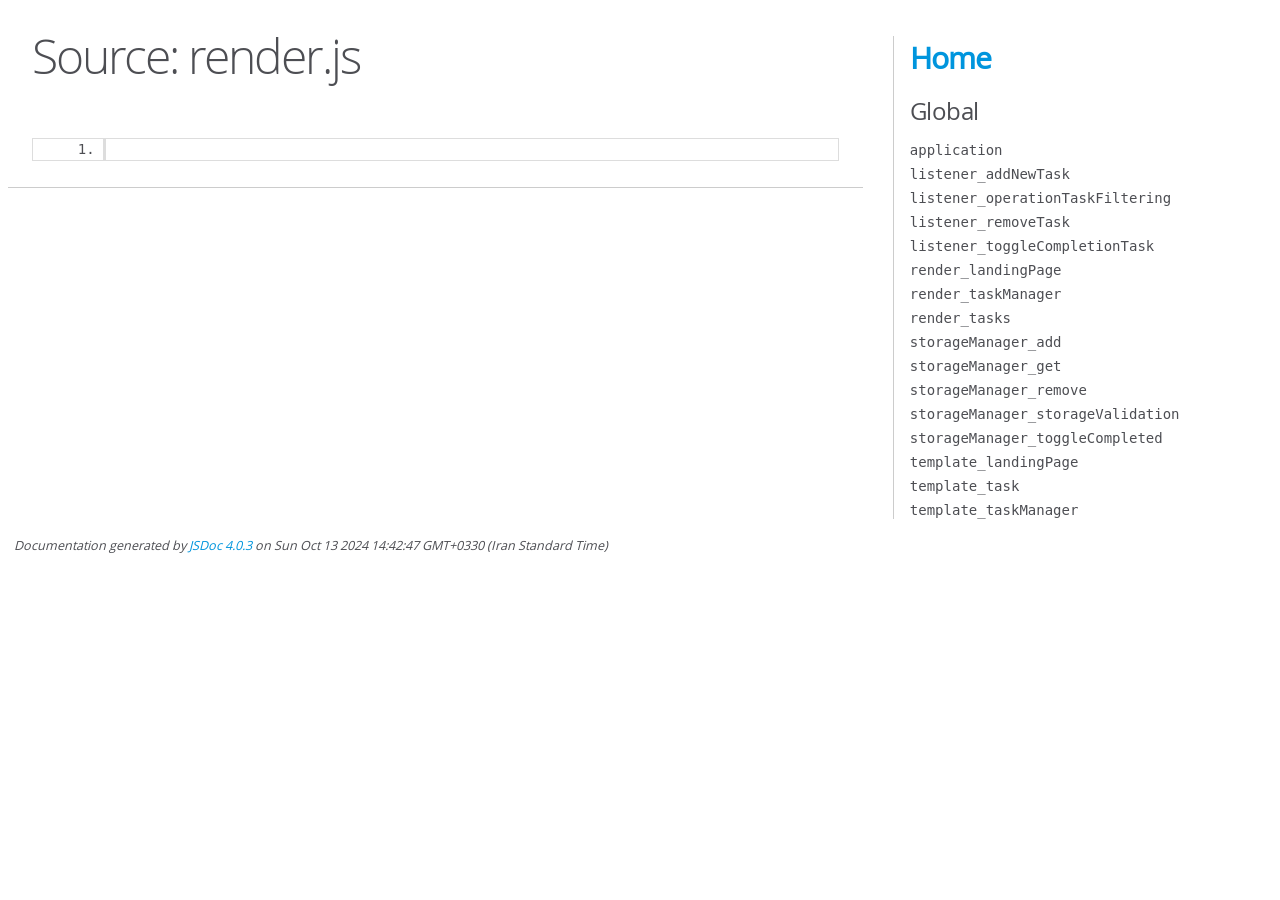
<file: docs/jsdoc/render.js.html>
<!DOCTYPE html>
<html lang="en">

<head>
    <meta charset="utf-8">
    <title>JSDoc: Source: render.js</title>

    <script src="scripts/prettify/prettify.js"> </script>
    <script src="scripts/prettify/lang-css.js"> </script>
    <!--[if lt IE 9]>
      <script src="//html5shiv.googlecode.com/svn/trunk/html5.js"></script>
    <![endif]-->
    <link type="text/css" rel="stylesheet" href="styles/prettify-tomorrow.css">
    <link type="text/css" rel="stylesheet" href="styles/jsdoc-default.css">
</head>

<body>

    <div id="main">

        <h1 class="page-title">Source: render.js</h1>






        <section>
            <article>
                <pre class="prettyprint source linenums"><code>
</code></pre>
            </article>
        </section>




    </div>

    <nav>
        <h2><a href="index.html">Home</a></h2>
        <h3>Global</h3>
        <ul>
            <li><a href="global.html#application">application</a></li>
            <li><a href="global.html#listener_addNewTask">listener_addNewTask</a></li>
            <li><a href="global.html#listener_operationTaskFiltering">listener_operationTaskFiltering</a></li>
            <li><a href="global.html#listener_removeTask">listener_removeTask</a></li>
            <li><a href="global.html#listener_toggleCompletionTask">listener_toggleCompletionTask</a></li>
            <li><a href="global.html#render_landingPage">render_landingPage</a></li>
            <li><a href="global.html#render_taskManager">render_taskManager</a></li>
            <li><a href="global.html#render_tasks">render_tasks</a></li>
            <li><a href="global.html#storageManager_add">storageManager_add</a></li>
            <li><a href="global.html#storageManager_get">storageManager_get</a></li>
            <li><a href="global.html#storageManager_remove">storageManager_remove</a></li>
            <li><a href="global.html#storageManager_storageValidation">storageManager_storageValidation</a></li>
            <li><a href="global.html#storageManager_toggleCompleted">storageManager_toggleCompleted</a></li>
            <li><a href="global.html#template_landingPage">template_landingPage</a></li>
            <li><a href="global.html#template_task">template_task</a></li>
            <li><a href="global.html#template_taskManager">template_taskManager</a></li>
        </ul>
    </nav>

    <br class="clear">

    <footer>
        Documentation generated by <a href="https://github.com/jsdoc/jsdoc">JSDoc 4.0.3</a> on Sun Oct 13 2024 14:42:47
        GMT+0330 (Iran Standard Time)
    </footer>

    <script> prettyPrint(); </script>
    <script src="scripts/linenumber.js"> </script>
</body>

</html>
</file>
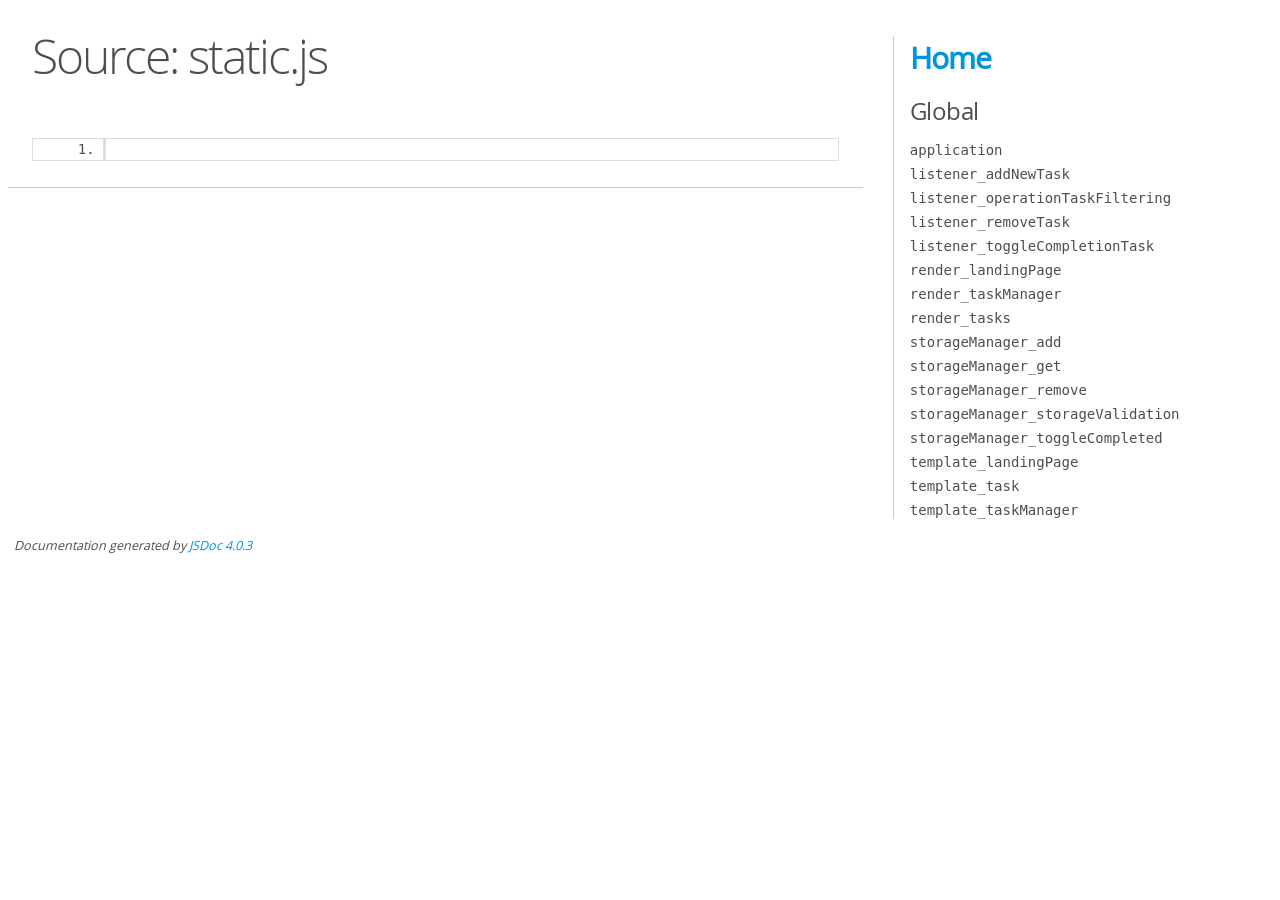
<file: docs/jsdoc/static.js.html>
<!DOCTYPE html>
<html lang="en">

<head>
    <meta charset="utf-8">
    <title>JSDoc: Source: static.js</title>

    <script src="scripts/prettify/prettify.js"> </script>
    <script src="scripts/prettify/lang-css.js"> </script>
    <!--[if lt IE 9]>
      <script src="//html5shiv.googlecode.com/svn/trunk/html5.js"></script>
    <![endif]-->
    <link type="text/css" rel="stylesheet" href="styles/prettify-tomorrow.css">
    <link type="text/css" rel="stylesheet" href="styles/jsdoc-default.css">
</head>

<body>

    <div id="main">

        <h1 class="page-title">Source: static.js</h1>






        <section>
            <article>
                <pre class="prettyprint source linenums"><code>
</code></pre>
            </article>
        </section>




    </div>

    <nav>
        <h2><a href="index.html">Home</a></h2>
        <h3>Global</h3>
        <ul>
            <li><a href="global.html#application">application</a></li>
            <li><a href="global.html#listener_addNewTask">listener_addNewTask</a></li>
            <li><a href="global.html#listener_operationTaskFiltering">listener_operationTaskFiltering</a></li>
            <li><a href="global.html#listener_removeTask">listener_removeTask</a></li>
            <li><a href="global.html#listener_toggleCompletionTask">listener_toggleCompletionTask</a></li>
            <li><a href="global.html#render_landingPage">render_landingPage</a></li>
            <li><a href="global.html#render_taskManager">render_taskManager</a></li>
            <li><a href="global.html#render_tasks">render_tasks</a></li>
            <li><a href="global.html#storageManager_add">storageManager_add</a></li>
            <li><a href="global.html#storageManager_get">storageManager_get</a></li>
            <li><a href="global.html#storageManager_remove">storageManager_remove</a></li>
            <li><a href="global.html#storageManager_storageValidation">storageManager_storageValidation</a></li>
            <li><a href="global.html#storageManager_toggleCompleted">storageManager_toggleCompleted</a></li>
            <li><a href="global.html#template_landingPage">template_landingPage</a></li>
            <li><a href="global.html#template_task">template_task</a></li>
            <li><a href="global.html#template_taskManager">template_taskManager</a></li>
        </ul>
    </nav>

    <br class="clear">

    <footer>
        Documentation generated by <a href="https://github.com/jsdoc/jsdoc">JSDoc 4.0.3</a>
    </footer>

    <script> prettyPrint(); </script>
    <script src="scripts/linenumber.js"> </script>
</body>

</html>
</file>
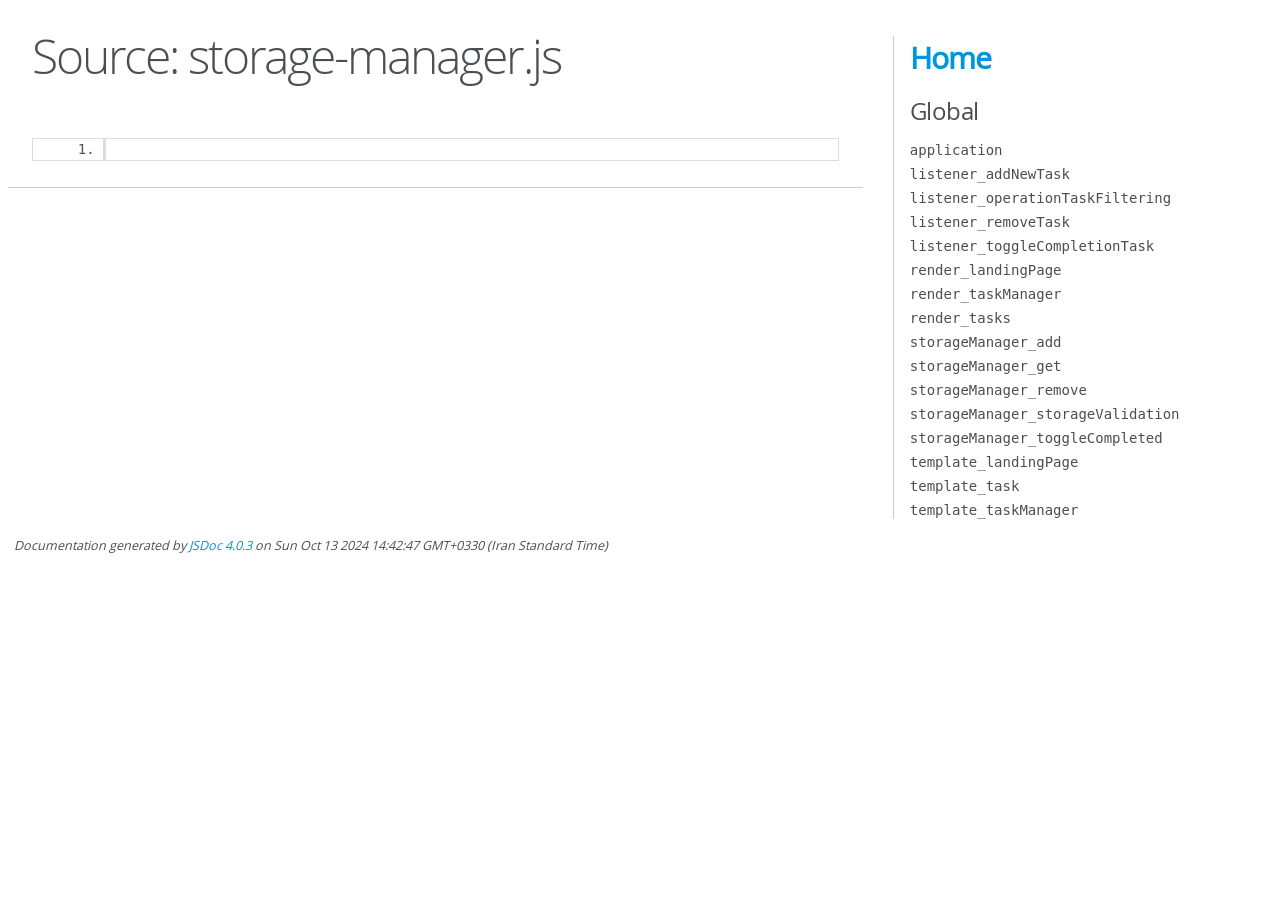
<file: docs/jsdoc/storage-manager.js.html>
<!DOCTYPE html>
<html lang="en">

<head>
    <meta charset="utf-8">
    <title>JSDoc: Source: storage-manager.js</title>

    <script src="scripts/prettify/prettify.js"> </script>
    <script src="scripts/prettify/lang-css.js"> </script>
    <!--[if lt IE 9]>
      <script src="//html5shiv.googlecode.com/svn/trunk/html5.js"></script>
    <![endif]-->
    <link type="text/css" rel="stylesheet" href="styles/prettify-tomorrow.css">
    <link type="text/css" rel="stylesheet" href="styles/jsdoc-default.css">
</head>

<body>

    <div id="main">

        <h1 class="page-title">Source: storage-manager.js</h1>






        <section>
            <article>
                <pre class="prettyprint source linenums"><code></code></pre>
            </article>
        </section>




    </div>

    <nav>
        <h2><a href="index.html">Home</a></h2>
        <h3>Global</h3>
        <ul>
            <li><a href="global.html#application">application</a></li>
            <li><a href="global.html#listener_addNewTask">listener_addNewTask</a></li>
            <li><a href="global.html#listener_operationTaskFiltering">listener_operationTaskFiltering</a></li>
            <li><a href="global.html#listener_removeTask">listener_removeTask</a></li>
            <li><a href="global.html#listener_toggleCompletionTask">listener_toggleCompletionTask</a></li>
            <li><a href="global.html#render_landingPage">render_landingPage</a></li>
            <li><a href="global.html#render_taskManager">render_taskManager</a></li>
            <li><a href="global.html#render_tasks">render_tasks</a></li>
            <li><a href="global.html#storageManager_add">storageManager_add</a></li>
            <li><a href="global.html#storageManager_get">storageManager_get</a></li>
            <li><a href="global.html#storageManager_remove">storageManager_remove</a></li>
            <li><a href="global.html#storageManager_storageValidation">storageManager_storageValidation</a></li>
            <li><a href="global.html#storageManager_toggleCompleted">storageManager_toggleCompleted</a></li>
            <li><a href="global.html#template_landingPage">template_landingPage</a></li>
            <li><a href="global.html#template_task">template_task</a></li>
            <li><a href="global.html#template_taskManager">template_taskManager</a></li>
        </ul>
    </nav>

    <br class="clear">

    <footer>
        Documentation generated by <a href="https://github.com/jsdoc/jsdoc">JSDoc 4.0.3</a> on Sun Oct 13 2024 14:42:47
        GMT+0330 (Iran Standard Time)
    </footer>

    <script> prettyPrint(); </script>
    <script src="scripts/linenumber.js"> </script>
</body>

</html>
</file>
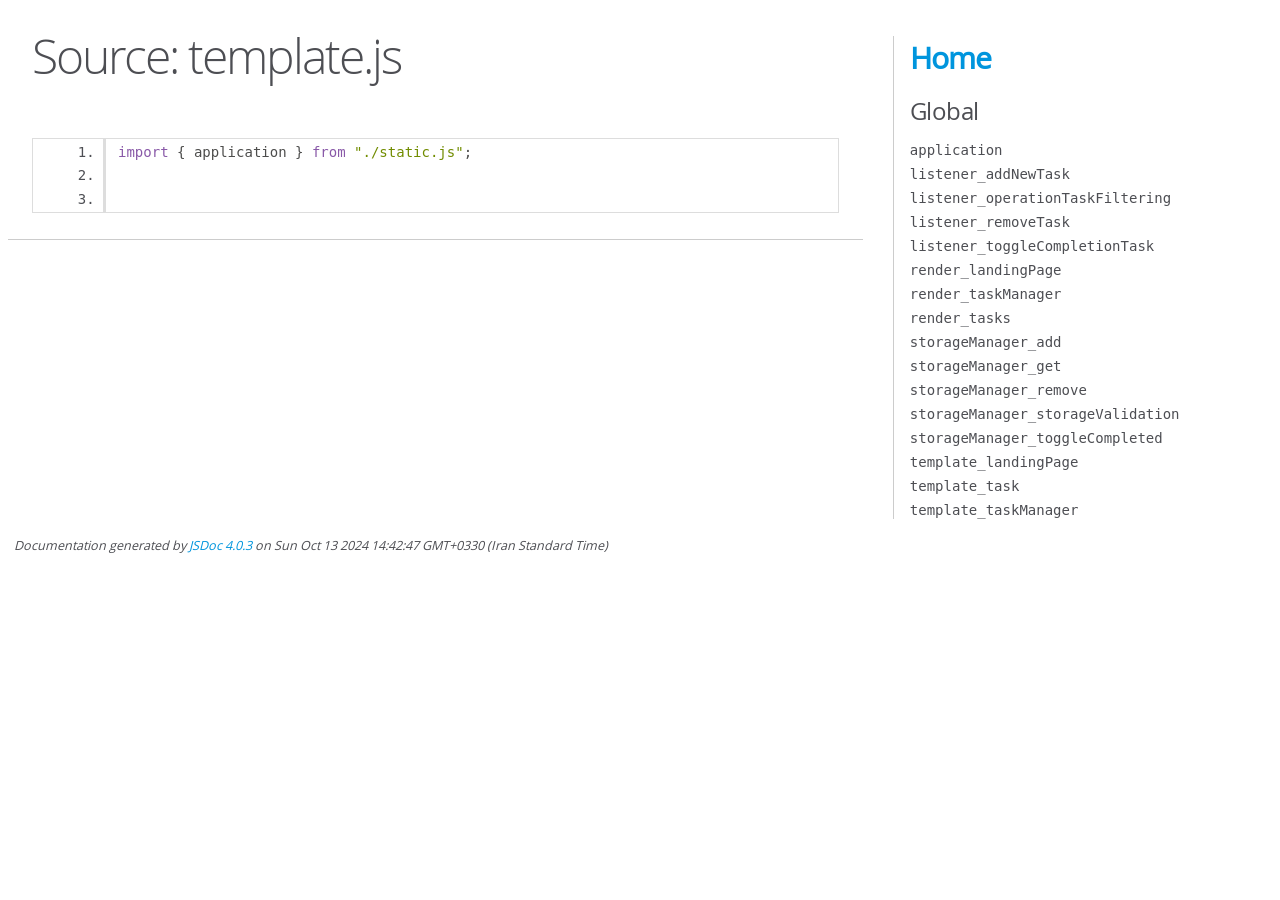
<file: docs/jsdoc/template.js.html>
<!DOCTYPE html>
<html lang="en">

<head>
    <meta charset="utf-8">
    <title>JSDoc: Source: template.js</title>

    <script src="scripts/prettify/prettify.js"> </script>
    <script src="scripts/prettify/lang-css.js"> </script>
    <!--[if lt IE 9]>
      <script src="//html5shiv.googlecode.com/svn/trunk/html5.js"></script>
    <![endif]-->
    <link type="text/css" rel="stylesheet" href="styles/prettify-tomorrow.css">
    <link type="text/css" rel="stylesheet" href="styles/jsdoc-default.css">
</head>

<body>

    <div id="main">

        <h1 class="page-title">Source: template.js</h1>






        <section>
            <article>
                <pre class="prettyprint source linenums"><code>import { application } from "./static.js";

                    </code></pre>
            </article>
        </section>



    </div>

    <nav>
        <h2><a href="index.html">Home</a></h2>
        <h3>Global</h3>
        <ul>
            <li><a href="global.html#application">application</a></li>
            <li><a href="global.html#listener_addNewTask">listener_addNewTask</a></li>
            <li><a href="global.html#listener_operationTaskFiltering">listener_operationTaskFiltering</a></li>
            <li><a href="global.html#listener_removeTask">listener_removeTask</a></li>
            <li><a href="global.html#listener_toggleCompletionTask">listener_toggleCompletionTask</a></li>
            <li><a href="global.html#render_landingPage">render_landingPage</a></li>
            <li><a href="global.html#render_taskManager">render_taskManager</a></li>
            <li><a href="global.html#render_tasks">render_tasks</a></li>
            <li><a href="global.html#storageManager_add">storageManager_add</a></li>
            <li><a href="global.html#storageManager_get">storageManager_get</a></li>
            <li><a href="global.html#storageManager_remove">storageManager_remove</a></li>
            <li><a href="global.html#storageManager_storageValidation">storageManager_storageValidation</a></li>
            <li><a href="global.html#storageManager_toggleCompleted">storageManager_toggleCompleted</a></li>
            <li><a href="global.html#template_landingPage">template_landingPage</a></li>
            <li><a href="global.html#template_task">template_task</a></li>
            <li><a href="global.html#template_taskManager">template_taskManager</a></li>
        </ul>
    </nav>

    <br class="clear">

    <footer>
        Documentation generated by <a href="https://github.com/jsdoc/jsdoc">JSDoc 4.0.3</a> on Sun Oct 13 2024 14:42:47
        GMT+0330 (Iran Standard Time)
    </footer>

    <script> prettyPrint(); </script>
    <script src="scripts/linenumber.js"> </script>
</body>

</html>
</file>
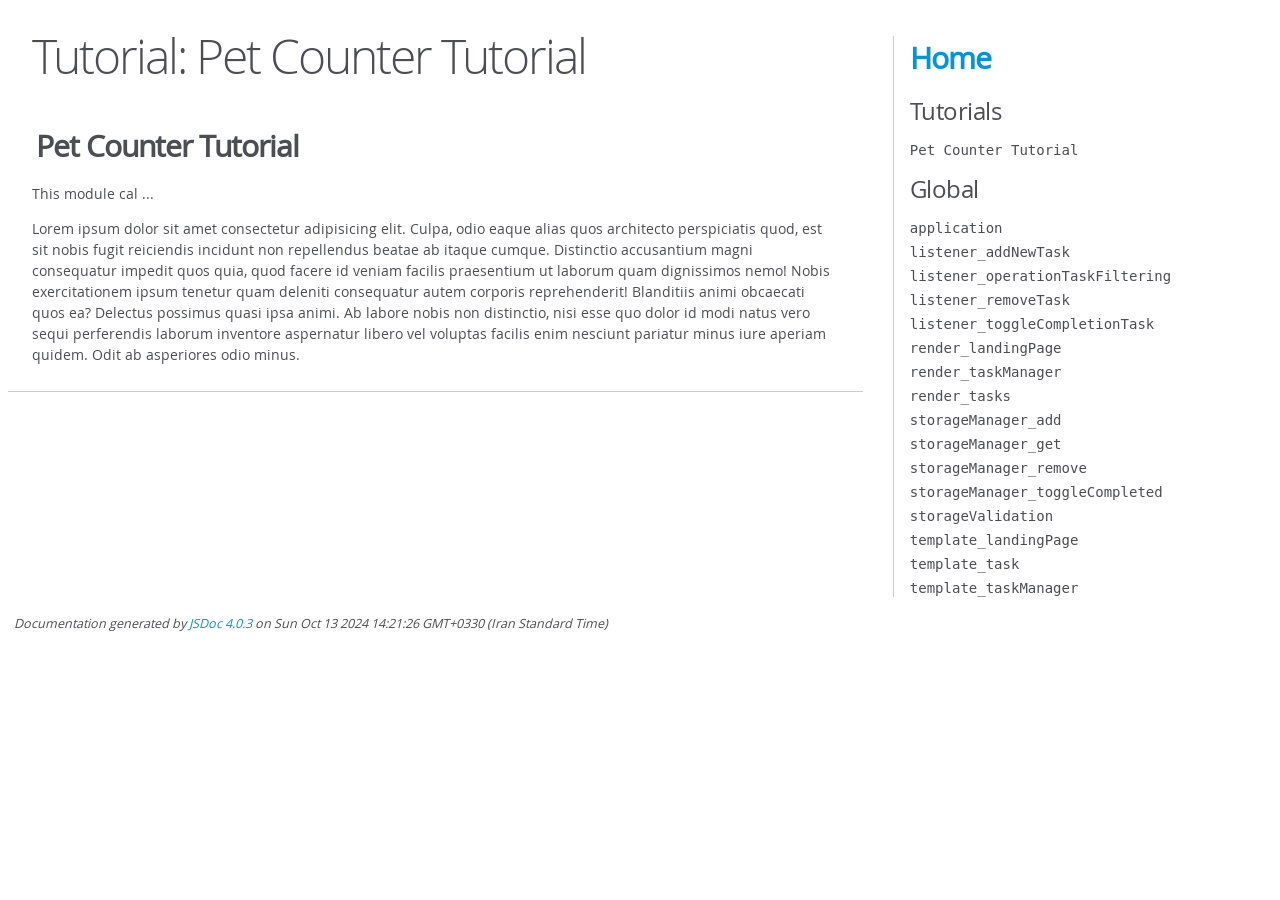
<file: docs/jsdoc/tutorial-petcounter.html>
<!DOCTYPE html>
<html lang="en">
<head>
    <meta charset="utf-8">
    <title>JSDoc: Tutorial: Pet Counter Tutorial</title>

    <script src="scripts/prettify/prettify.js"> </script>
    <script src="scripts/prettify/lang-css.js"> </script>
    <!--[if lt IE 9]>
      <script src="//html5shiv.googlecode.com/svn/trunk/html5.js"></script>
    <![endif]-->
    <link type="text/css" rel="stylesheet" href="styles/prettify-tomorrow.css">
    <link type="text/css" rel="stylesheet" href="styles/jsdoc-default.css">
</head>

<body>

<div id="main">

    <h1 class="page-title">Tutorial: Pet Counter Tutorial</h1>

    <section>

<header>
    

    <h2>Pet Counter Tutorial</h2>
</header>

<article>
    <p>This module cal ...</p>
<p>Lorem ipsum dolor sit amet consectetur adipisicing elit. Culpa, odio eaque alias quos architecto perspiciatis quod, est sit nobis fugit reiciendis incidunt non repellendus beatae ab itaque cumque. Distinctio accusantium magni consequatur impedit quos quia, quod facere id veniam facilis praesentium ut laborum quam dignissimos nemo! Nobis exercitationem ipsum tenetur quam deleniti consequatur autem corporis reprehenderit! Blanditiis animi obcaecati quos ea? Delectus possimus quasi ipsa animi. Ab labore nobis non distinctio, nisi esse quo dolor id modi natus vero sequi perferendis laborum inventore aspernatur libero vel voluptas facilis enim nesciunt pariatur minus iure aperiam quidem. Odit ab asperiores odio minus.</p>
</article>

</section>

</div>

<nav>
    <h2><a href="index.html">Home</a></h2><h3>Tutorials</h3><ul><li><a href="tutorial-petcounter.html">Pet Counter Tutorial</a></li></ul><h3>Global</h3><ul><li><a href="global.html#application">application</a></li><li><a href="global.html#listener_addNewTask">listener_addNewTask</a></li><li><a href="global.html#listener_operationTaskFiltering">listener_operationTaskFiltering</a></li><li><a href="global.html#listener_removeTask">listener_removeTask</a></li><li><a href="global.html#listener_toggleCompletionTask">listener_toggleCompletionTask</a></li><li><a href="global.html#render_landingPage">render_landingPage</a></li><li><a href="global.html#render_taskManager">render_taskManager</a></li><li><a href="global.html#render_tasks">render_tasks</a></li><li><a href="global.html#storageManager_add">storageManager_add</a></li><li><a href="global.html#storageManager_get">storageManager_get</a></li><li><a href="global.html#storageManager_remove">storageManager_remove</a></li><li><a href="global.html#storageManager_toggleCompleted">storageManager_toggleCompleted</a></li><li><a href="global.html#storageValidation">storageValidation</a></li><li><a href="global.html#template_landingPage">template_landingPage</a></li><li><a href="global.html#template_task">template_task</a></li><li><a href="global.html#template_taskManager">template_taskManager</a></li></ul>
</nav>

<br class="clear">

<footer>
    Documentation generated by <a href="https://github.com/jsdoc/jsdoc">JSDoc 4.0.3</a> on Sun Oct 13 2024 14:21:26 GMT+0330 (Iran Standard Time)
</footer>

<script> prettyPrint(); </script>
<script src="scripts/linenumber.js"> </script>
</body>
</html>
</file>
<file: docs/jsdoc/styles/prettify-tomorrow.css>
/* Tomorrow Theme */
/* Original theme - https://github.com/chriskempson/tomorrow-theme */
/* Pretty printing styles. Used with prettify.js. */
/* SPAN elements with the classes below are added by prettyprint. */
/* plain text */
.pln {
  color: #4d4d4c; }

@media screen {
  /* string content */
  .str {
    color: #718c00; }

  /* a keyword */
  .kwd {
    color: #8959a8; }

  /* a comment */
  .com {
    color: #8e908c; }

  /* a type name */
  .typ {
    color: #4271ae; }

  /* a literal value */
  .lit {
    color: #f5871f; }

  /* punctuation */
  .pun {
    color: #4d4d4c; }

  /* lisp open bracket */
  .opn {
    color: #4d4d4c; }

  /* lisp close bracket */
  .clo {
    color: #4d4d4c; }

  /* a markup tag name */
  .tag {
    color: #c82829; }

  /* a markup attribute name */
  .atn {
    color: #f5871f; }

  /* a markup attribute value */
  .atv {
    color: #3e999f; }

  /* a declaration */
  .dec {
    color: #f5871f; }

  /* a variable name */
  .var {
    color: #c82829; }

  /* a function name */
  .fun {
    color: #4271ae; } }
/* Use higher contrast and text-weight for printable form. */
@media print, projection {
  .str {
    color: #060; }

  .kwd {
    color: #006;
    font-weight: bold; }

  .com {
    color: #600;
    font-style: italic; }

  .typ {
    color: #404;
    font-weight: bold; }

  .lit {
    color: #044; }

  .pun, .opn, .clo {
    color: #440; }

  .tag {
    color: #006;
    font-weight: bold; }

  .atn {
    color: #404; }

  .atv {
    color: #060; } }
/* Style */
/*
pre.prettyprint {
  background: white;
  font-family: Consolas, Monaco, 'Andale Mono', monospace;
  font-size: 12px;
  line-height: 1.5;
  border: 1px solid #ccc;
  padding: 10px; }
*/

/* Specify class=linenums on a pre to get line numbering */
ol.linenums {
  margin-top: 0;
  margin-bottom: 0; }

/* IE indents via margin-left */
li.L0,
li.L1,
li.L2,
li.L3,
li.L4,
li.L5,
li.L6,
li.L7,
li.L8,
li.L9 {
  /* */ }

/* Alternate shading for lines */
li.L1,
li.L3,
li.L5,
li.L7,
li.L9 {
  /* */ }
</file>
<file: docs/jsdoc/styles/jsdoc-default.css>
@font-face {
  font-family: "Open Sans";
  font-weight: normal;
  font-style: normal;
  src: url("../fonts/OpenSans-Regular-webfont.eot");
  src: local("Open Sans"), local("OpenSans"),
    url("../fonts/OpenSans-Regular-webfont.eot?#iefix")
      format("embedded-opentype"),
    url("../fonts/OpenSans-Regular-webfont.woff") format("woff"),
    url("../fonts/OpenSans-Regular-webfont.svg#open_sansregular") format("svg");
}

@font-face {
  font-family: "Open Sans Light";
  font-weight: normal;
  font-style: normal;
  src: url("../fonts/OpenSans-Light-webfont.eot");
  src: local("Open Sans Light"), local("OpenSans Light"),
    url("../fonts/OpenSans-Light-webfont.eot?#iefix")
      format("embedded-opentype"),
    url("../fonts/OpenSans-Light-webfont.woff") format("woff"),
    url("../fonts/OpenSans-Light-webfont.svg#open_sanslight") format("svg");
}

html {
  overflow: auto;
  background-color: #fff;
  font-size: 14px;
}

body {
  font-family: "Open Sans", sans-serif;
  line-height: 1.5;
  color: #4d4e53;
  background-color: white;
}

a,
a:visited,
a:active {
  color: #0095dd;
  text-decoration: none;
}

a:hover {
  text-decoration: underline;
}

header {
  display: block;
  padding: 0px 4px;
}

tt,
code,
kbd,
samp {
  font-family: Consolas, Monaco, "Andale Mono", monospace;
}

.class-description {
  font-size: 130%;
  line-height: 140%;
  margin-bottom: 1em;
  margin-top: 1em;
}

.class-description:empty {
  margin: 0;
}

#main {
  float: left;
  width: 70%;
}

article dl {
  margin-bottom: 40px;
}

article img {
  max-width: 100%;
}

section {
  display: block;
  background-color: #fff;
  padding: 12px 24px;
  border-bottom: 1px solid #ccc;
  margin-right: 30px;
}

.variation {
  display: none;
}

.signature-attributes {
  font-size: 60%;
  color: #aaa;
  font-style: italic;
  font-weight: lighter;
}

nav {
  display: block;
  float: right;
  margin-top: 28px;
  width: 30%;
  box-sizing: border-box;
  border-left: 1px solid #ccc;
  padding-left: 16px;
}

nav ul {
  font-family: "Lucida Grande", "Lucida Sans Unicode", arial, sans-serif;
  font-size: 100%;
  line-height: 17px;
  padding: 0;
  margin: 0;
  list-style-type: none;
}

nav ul a,
nav ul a:visited,
nav ul a:active {
  font-family: Consolas, Monaco, "Andale Mono", monospace;
  line-height: 18px;
  color: #4d4e53;
}

nav h3 {
  margin-top: 12px;
}

nav li {
  margin-top: 6px;
}

footer {
  display: block;
  padding: 6px;
  margin-top: 12px;
  font-style: italic;
  font-size: 90%;
}

h1,
h2,
h3,
h4 {
  font-weight: 200;
  margin: 0;
}

h1 {
  font-family: "Open Sans Light", sans-serif;
  font-size: 48px;
  letter-spacing: -2px;
  margin: 12px 24px 20px;
}

h2,
h3.subsection-title {
  font-size: 30px;
  font-weight: 700;
  letter-spacing: -1px;
  margin-bottom: 12px;
}

h3 {
  font-size: 24px;
  letter-spacing: -0.5px;
  margin-bottom: 12px;
}

h4 {
  font-size: 18px;
  letter-spacing: -0.33px;
  margin-bottom: 12px;
  color: #4d4e53;
}

h5,
.container-overview .subsection-title {
  font-size: 120%;
  font-weight: bold;
  letter-spacing: -0.01em;
  margin: 8px 0 3px 0;
}

h6 {
  font-size: 100%;
  letter-spacing: -0.01em;
  margin: 6px 0 3px 0;
  font-style: italic;
}

table {
  border-spacing: 0;
  border: 0;
  border-collapse: collapse;
}

td,
th {
  border: 1px solid #ddd;
  margin: 0px;
  text-align: left;
  vertical-align: top;
  padding: 4px 6px;
  display: table-cell;
}

thead tr {
  background-color: #ddd;
  font-weight: bold;
}

th {
  border-right: 1px solid #aaa;
}
tr > th:last-child {
  border-right: 1px solid #ddd;
}

.ancestors,
.attribs {
  color: #999;
}
.ancestors a,
.attribs a {
  color: #999 !important;
  text-decoration: none;
}

.clear {
  clear: both;
}

.important {
  font-weight: bold;
  color: #950b02;
}

.yes-def {
  text-indent: -1000px;
}

.type-signature {
  color: #aaa;
}

.name,
.signature {
  font-family: Consolas, Monaco, "Andale Mono", monospace;
}

.details {
  margin-top: 14px;
  border-left: 2px solid #ddd;
}
.details dt {
  width: 120px;
  float: left;
  padding-left: 10px;
  padding-top: 6px;
}
.details dd {
  margin-left: 70px;
}
.details ul {
  margin: 0;
}
.details ul {
  list-style-type: none;
}
.details li {
  margin-left: 30px;
  padding-top: 6px;
}
.details pre.prettyprint {
  margin: 0;
}
.details .object-value {
  padding-top: 0;
}

.description {
  margin-bottom: 1em;
  margin-top: 1em;
}

.code-caption {
  font-style: italic;
  font-size: 107%;
  margin: 0;
}

.source {
  border: 1px solid #ddd;
  width: 80%;
  overflow: auto;
}

.prettyprint.source {
  width: inherit;
}

.source code {
  font-size: 100%;
  line-height: 18px;
  display: block;
  padding: 4px 12px;
  margin: 0;
  background-color: #fff;
  color: #4d4e53;
}

.prettyprint code span.line {
  display: inline-block;
}

.prettyprint.linenums {
  padding-left: 70px;
  -webkit-user-select: none;
  -moz-user-select: none;
  -ms-user-select: none;
  user-select: none;
}

.prettyprint.linenums ol {
  padding-left: 0;
}

.prettyprint.linenums li {
  border-left: 3px #ddd solid;
}

.prettyprint.linenums li.selected,
.prettyprint.linenums li.selected * {
  background-color: lightyellow;
}

.prettyprint.linenums li * {
  -webkit-user-select: text;
  -moz-user-select: text;
  -ms-user-select: text;
  user-select: text;
}

.params .name,
.props .name,
.name code {
  color: #4d4e53;
  font-family: Consolas, Monaco, "Andale Mono", monospace;
  font-size: 100%;
}

.params td.description > p:first-child,
.props td.description > p:first-child {
  margin-top: 0;
  padding-top: 0;
}

.params td.description > p:last-child,
.props td.description > p:last-child {
  margin-bottom: 0;
  padding-bottom: 0;
}

.disabled {
  color: #454545;
}
</file>
<file: to-do-list-main/docs/jsdoc/styles/prettify-tomorrow.css>
/* Tomorrow Theme */
/* Original theme - https://github.com/chriskempson/tomorrow-theme */
/* Pretty printing styles. Used with prettify.js. */
/* SPAN elements with the classes below are added by prettyprint. */
/* plain text */
.pln {
  color: #4d4d4c; }

@media screen {
  /* string content */
  .str {
    color: #718c00; }

  /* a keyword */
  .kwd {
    color: #8959a8; }

  /* a comment */
  .com {
    color: #8e908c; }

  /* a type name */
  .typ {
    color: #4271ae; }

  /* a literal value */
  .lit {
    color: #f5871f; }

  /* punctuation */
  .pun {
    color: #4d4d4c; }

  /* lisp open bracket */
  .opn {
    color: #4d4d4c; }

  /* lisp close bracket */
  .clo {
    color: #4d4d4c; }

  /* a markup tag name */
  .tag {
    color: #c82829; }

  /* a markup attribute name */
  .atn {
    color: #f5871f; }

  /* a markup attribute value */
  .atv {
    color: #3e999f; }

  /* a declaration */
  .dec {
    color: #f5871f; }

  /* a variable name */
  .var {
    color: #c82829; }

  /* a function name */
  .fun {
    color: #4271ae; } }
/* Use higher contrast and text-weight for printable form. */
@media print, projection {
  .str {
    color: #060; }

  .kwd {
    color: #006;
    font-weight: bold; }

  .com {
    color: #600;
    font-style: italic; }

  .typ {
    color: #404;
    font-weight: bold; }

  .lit {
    color: #044; }

  .pun, .opn, .clo {
    color: #440; }

  .tag {
    color: #006;
    font-weight: bold; }

  .atn {
    color: #404; }

  .atv {
    color: #060; } }
/* Style */
/*
pre.prettyprint {
  background: white;
  font-family: Consolas, Monaco, 'Andale Mono', monospace;
  font-size: 12px;
  line-height: 1.5;
  border: 1px solid #ccc;
  padding: 10px; }
*/

/* Specify class=linenums on a pre to get line numbering */
ol.linenums {
  margin-top: 0;
  margin-bottom: 0; }

/* IE indents via margin-left */
li.L0,
li.L1,
li.L2,
li.L3,
li.L4,
li.L5,
li.L6,
li.L7,
li.L8,
li.L9 {
  /* */ }

/* Alternate shading for lines */
li.L1,
li.L3,
li.L5,
li.L7,
li.L9 {
  /* */ }
</file>
<file: to-do-list-main/docs/jsdoc/styles/jsdoc-default.css>
@font-face {
  font-family: "Open Sans";
  font-weight: normal;
  font-style: normal;
  src: url("../fonts/OpenSans-Regular-webfont.eot");
  src: local("Open Sans"), local("OpenSans"),
    url("../fonts/OpenSans-Regular-webfont.eot?#iefix")
      format("embedded-opentype"),
    url("../fonts/OpenSans-Regular-webfont.woff") format("woff"),
    url("../fonts/OpenSans-Regular-webfont.svg#open_sansregular") format("svg");
}

@font-face {
  font-family: "Open Sans Light";
  font-weight: normal;
  font-style: normal;
  src: url("../fonts/OpenSans-Light-webfont.eot");
  src: local("Open Sans Light"), local("OpenSans Light"),
    url("../fonts/OpenSans-Light-webfont.eot?#iefix")
      format("embedded-opentype"),
    url("../fonts/OpenSans-Light-webfont.woff") format("woff"),
    url("../fonts/OpenSans-Light-webfont.svg#open_sanslight") format("svg");
}

html {
  overflow: auto;
  background-color: #fff;
  font-size: 14px;
}

body {
  font-family: "Open Sans", sans-serif;
  line-height: 1.5;
  color: #4d4e53;
  background-color: white;
}

a,
a:visited,
a:active {
  color: #0095dd;
  text-decoration: none;
}

a:hover {
  text-decoration: underline;
}

header {
  display: block;
  padding: 0px 4px;
}

tt,
code,
kbd,
samp {
  font-family: Consolas, Monaco, "Andale Mono", monospace;
}

.class-description {
  font-size: 130%;
  line-height: 140%;
  margin-bottom: 1em;
  margin-top: 1em;
}

.class-description:empty {
  margin: 0;
}

#main {
  float: left;
  width: 70%;
}

article dl {
  margin-bottom: 40px;
}

article img {
  max-width: 100%;
}

section {
  display: block;
  background-color: #fff;
  padding: 12px 24px;
  border-bottom: 1px solid #ccc;
  margin-right: 30px;
}

.variation {
  display: none;
}

.signature-attributes {
  font-size: 60%;
  color: #aaa;
  font-style: italic;
  font-weight: lighter;
}

nav {
  display: block;
  float: right;
  margin-top: 28px;
  width: 30%;
  box-sizing: border-box;
  border-left: 1px solid #ccc;
  padding-left: 16px;
}

nav ul {
  font-family: "Lucida Grande", "Lucida Sans Unicode", arial, sans-serif;
  font-size: 100%;
  line-height: 17px;
  padding: 0;
  margin: 0;
  list-style-type: none;
}

nav ul a,
nav ul a:visited,
nav ul a:active {
  font-family: Consolas, Monaco, "Andale Mono", monospace;
  line-height: 18px;
  color: #4d4e53;
}

nav h3 {
  margin-top: 12px;
}

nav li {
  margin-top: 6px;
}

footer {
  display: block;
  padding: 6px;
  margin-top: 12px;
  font-style: italic;
  font-size: 90%;
}

h1,
h2,
h3,
h4 {
  font-weight: 200;
  margin: 0;
}

h1 {
  font-family: "Open Sans Light", sans-serif;
  font-size: 48px;
  letter-spacing: -2px;
  margin: 12px 24px 20px;
}

h2,
h3.subsection-title {
  font-size: 30px;
  font-weight: 700;
  letter-spacing: -1px;
  margin-bottom: 12px;
}

h3 {
  font-size: 24px;
  letter-spacing: -0.5px;
  margin-bottom: 12px;
}

h4 {
  font-size: 18px;
  letter-spacing: -0.33px;
  margin-bottom: 12px;
  color: #4d4e53;
}

h5,
.container-overview .subsection-title {
  font-size: 120%;
  font-weight: bold;
  letter-spacing: -0.01em;
  margin: 8px 0 3px 0;
}

h6 {
  font-size: 100%;
  letter-spacing: -0.01em;
  margin: 6px 0 3px 0;
  font-style: italic;
}

table {
  border-spacing: 0;
  border: 0;
  border-collapse: collapse;
}

td,
th {
  border: 1px solid #ddd;
  margin: 0px;
  text-align: left;
  vertical-align: top;
  padding: 4px 6px;
  display: table-cell;
}

thead tr {
  background-color: #ddd;
  font-weight: bold;
}

th {
  border-right: 1px solid #aaa;
}
tr > th:last-child {
  border-right: 1px solid #ddd;
}

.ancestors,
.attribs {
  color: #999;
}
.ancestors a,
.attribs a {
  color: #999 !important;
  text-decoration: none;
}

.clear {
  clear: both;
}

.important {
  font-weight: bold;
  color: #950b02;
}

.yes-def {
  text-indent: -1000px;
}

.type-signature {
  color: #aaa;
}

.name,
.signature {
  font-family: Consolas, Monaco, "Andale Mono", monospace;
}

.details {
  margin-top: 14px;
  border-left: 2px solid #ddd;
}
.details dt {
  width: 120px;
  float: left;
  padding-left: 10px;
  padding-top: 6px;
}
.details dd {
  margin-left: 70px;
}
.details ul {
  margin: 0;
}
.details ul {
  list-style-type: none;
}
.details li {
  margin-left: 30px;
  padding-top: 6px;
}
.details pre.prettyprint {
  margin: 0;
}
.details .object-value {
  padding-top: 0;
}

.description {
  margin-bottom: 1em;
  margin-top: 1em;
}

.code-caption {
  font-style: italic;
  font-size: 107%;
  margin: 0;
}

.source {
  border: 1px solid #ddd;
  width: 80%;
  overflow: auto;
}

.prettyprint.source {
  width: inherit;
}

.source code {
  font-size: 100%;
  line-height: 18px;
  display: block;
  padding: 4px 12px;
  margin: 0;
  background-color: #fff;
  color: #4d4e53;
}

.prettyprint code span.line {
  display: inline-block;
}

.prettyprint.linenums {
  padding-left: 70px;
  -webkit-user-select: none;
  -moz-user-select: none;
  -ms-user-select: none;
  user-select: none;
}

.prettyprint.linenums ol {
  padding-left: 0;
}

.prettyprint.linenums li {
  border-left: 3px #ddd solid;
}

.prettyprint.linenums li.selected,
.prettyprint.linenums li.selected * {
  background-color: lightyellow;
}

.prettyprint.linenums li * {
  -webkit-user-select: text;
  -moz-user-select: text;
  -ms-user-select: text;
  user-select: text;
}

.params .name,
.props .name,
.name code {
  color: #4d4e53;
  font-family: Consolas, Monaco, "Andale Mono", monospace;
  font-size: 100%;
}

.params td.description > p:first-child,
.props td.description > p:first-child {
  margin-top: 0;
  padding-top: 0;
}

.params td.description > p:last-child,
.props td.description > p:last-child {
  margin-bottom: 0;
  padding-bottom: 0;
}

.disabled {
  color: #454545;
}
</file>
